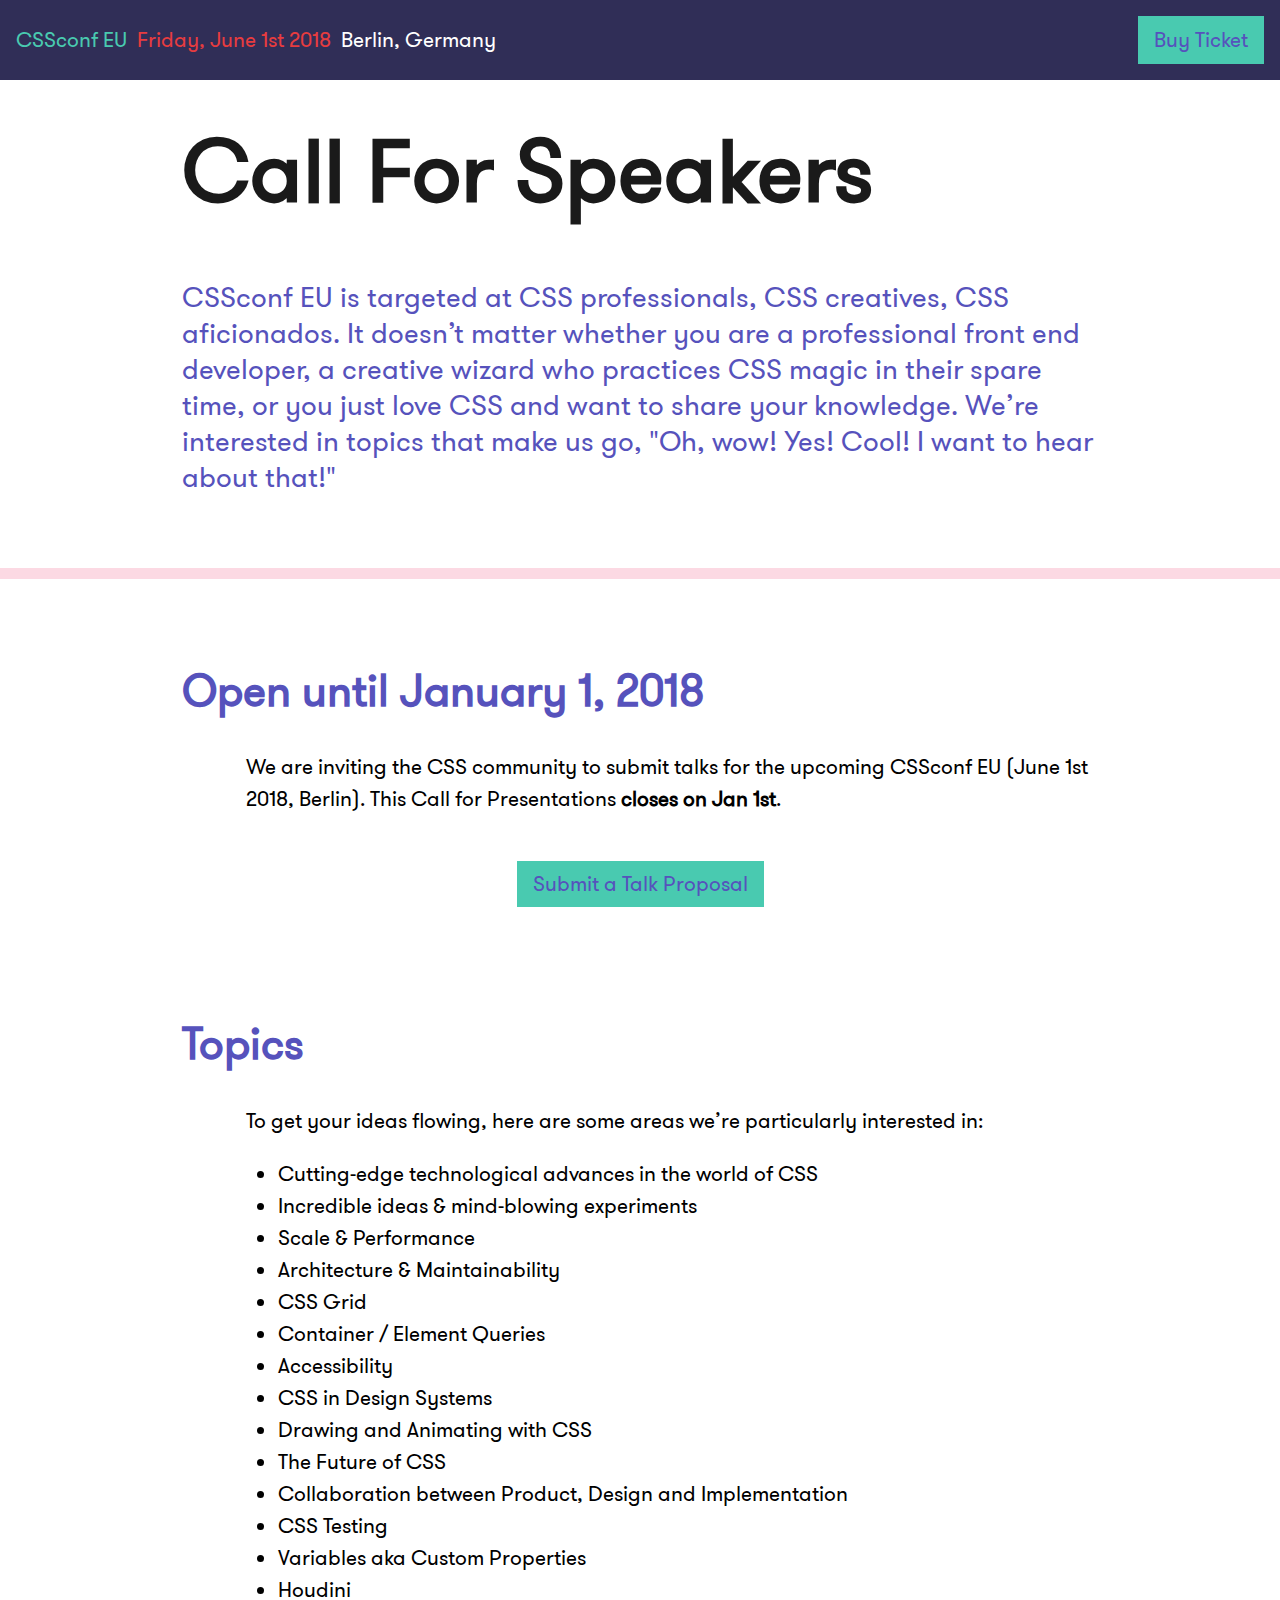
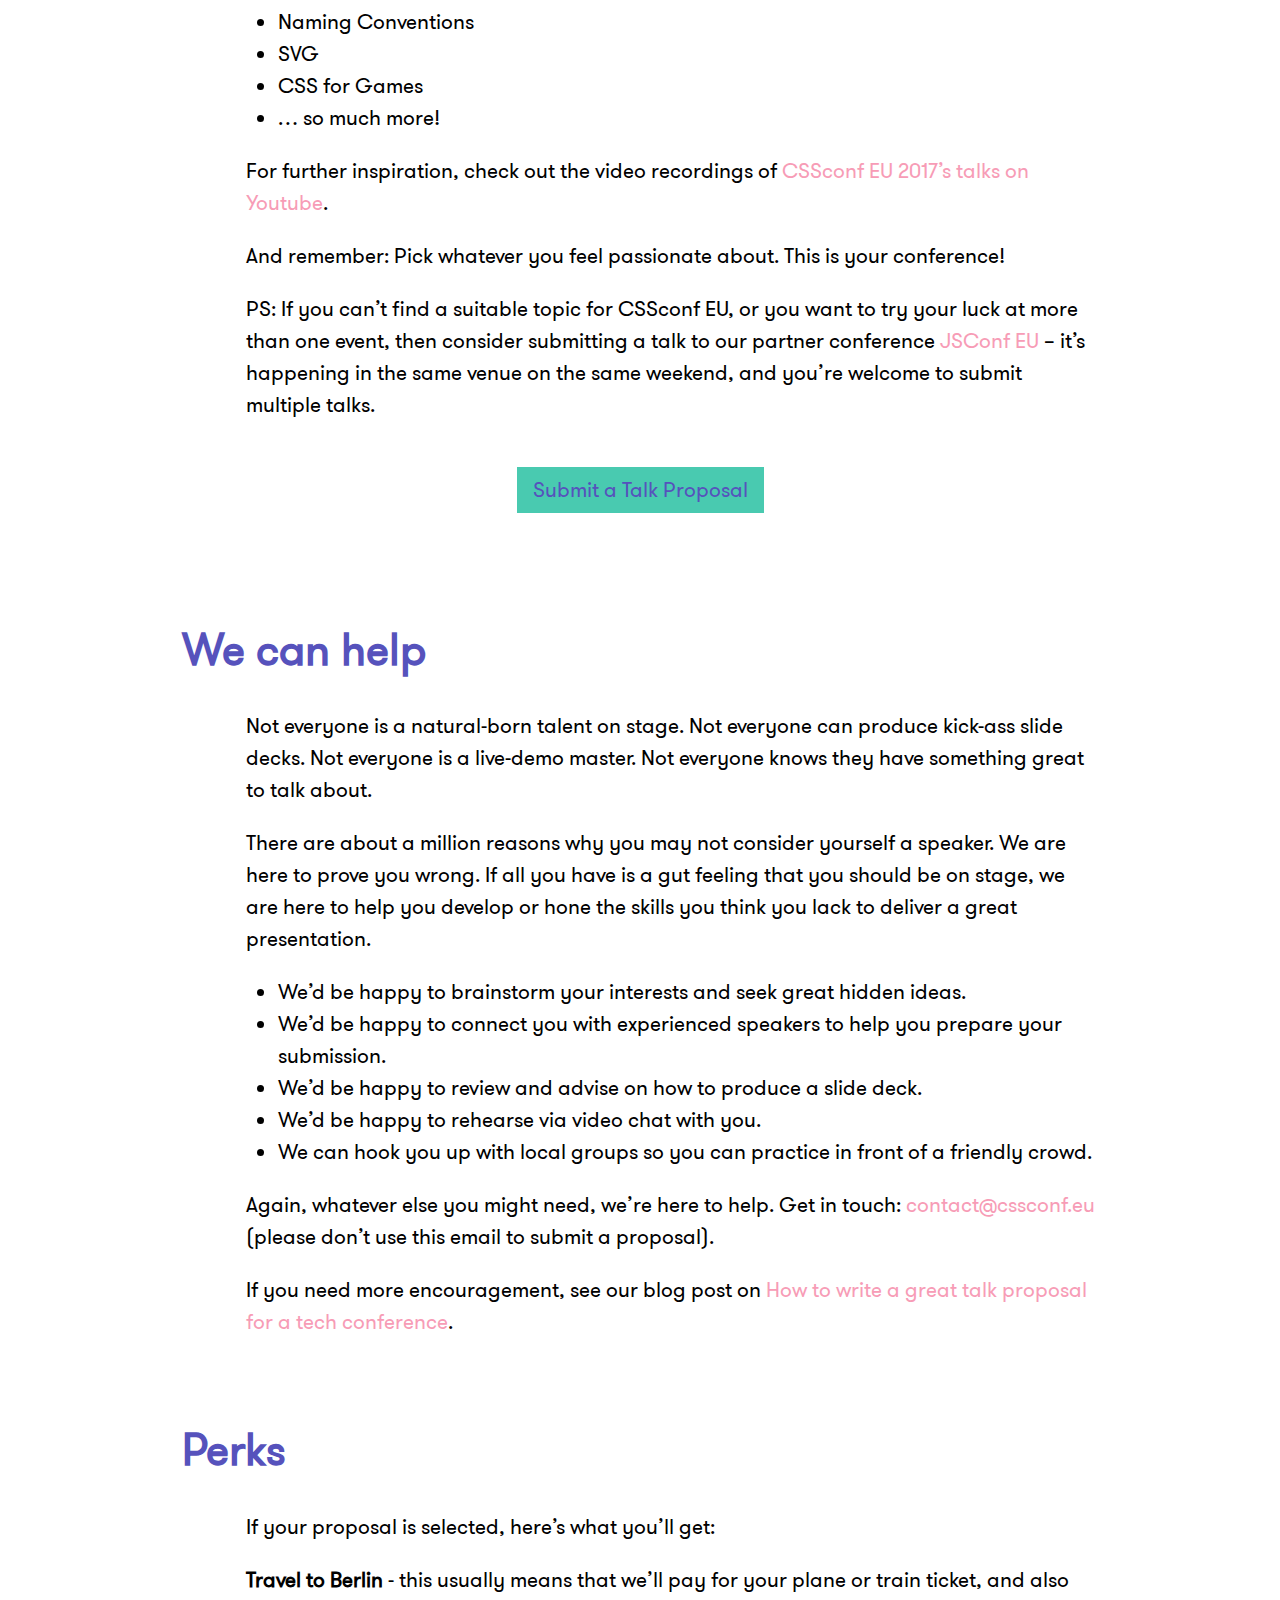
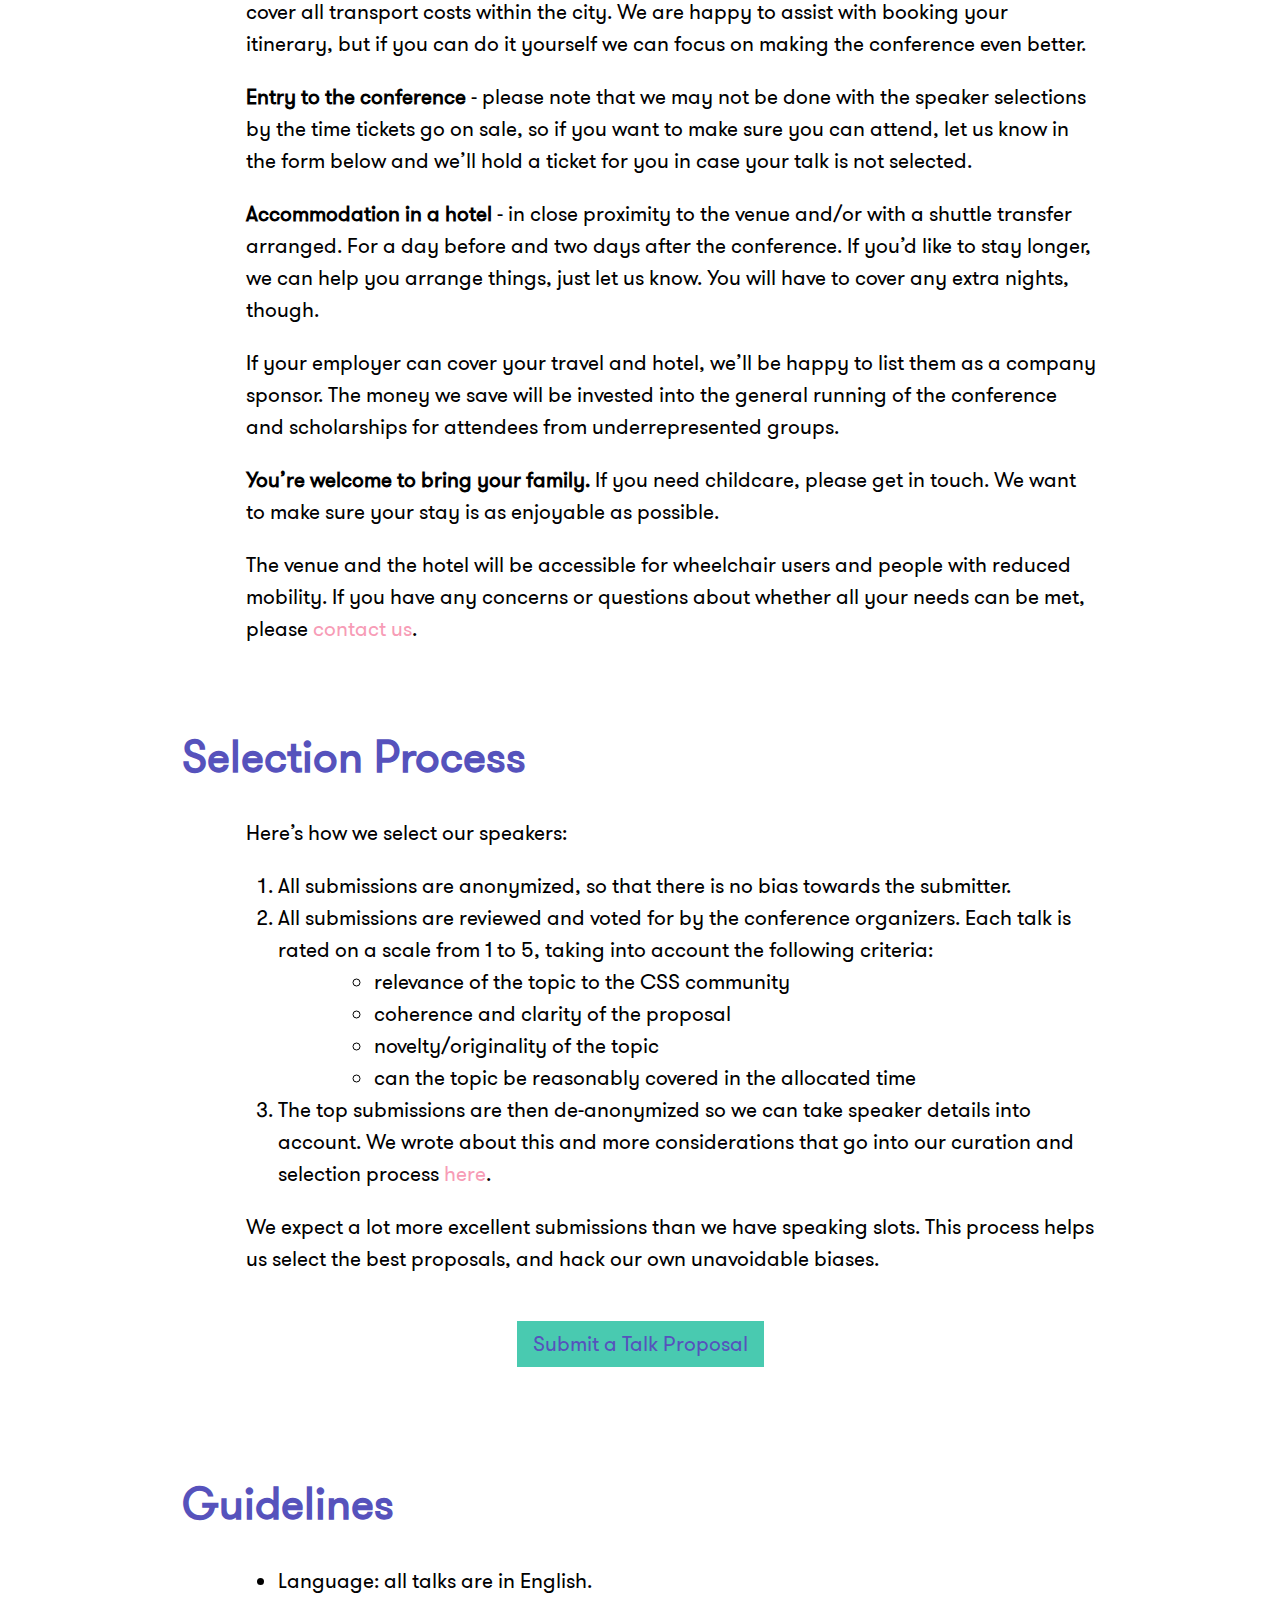
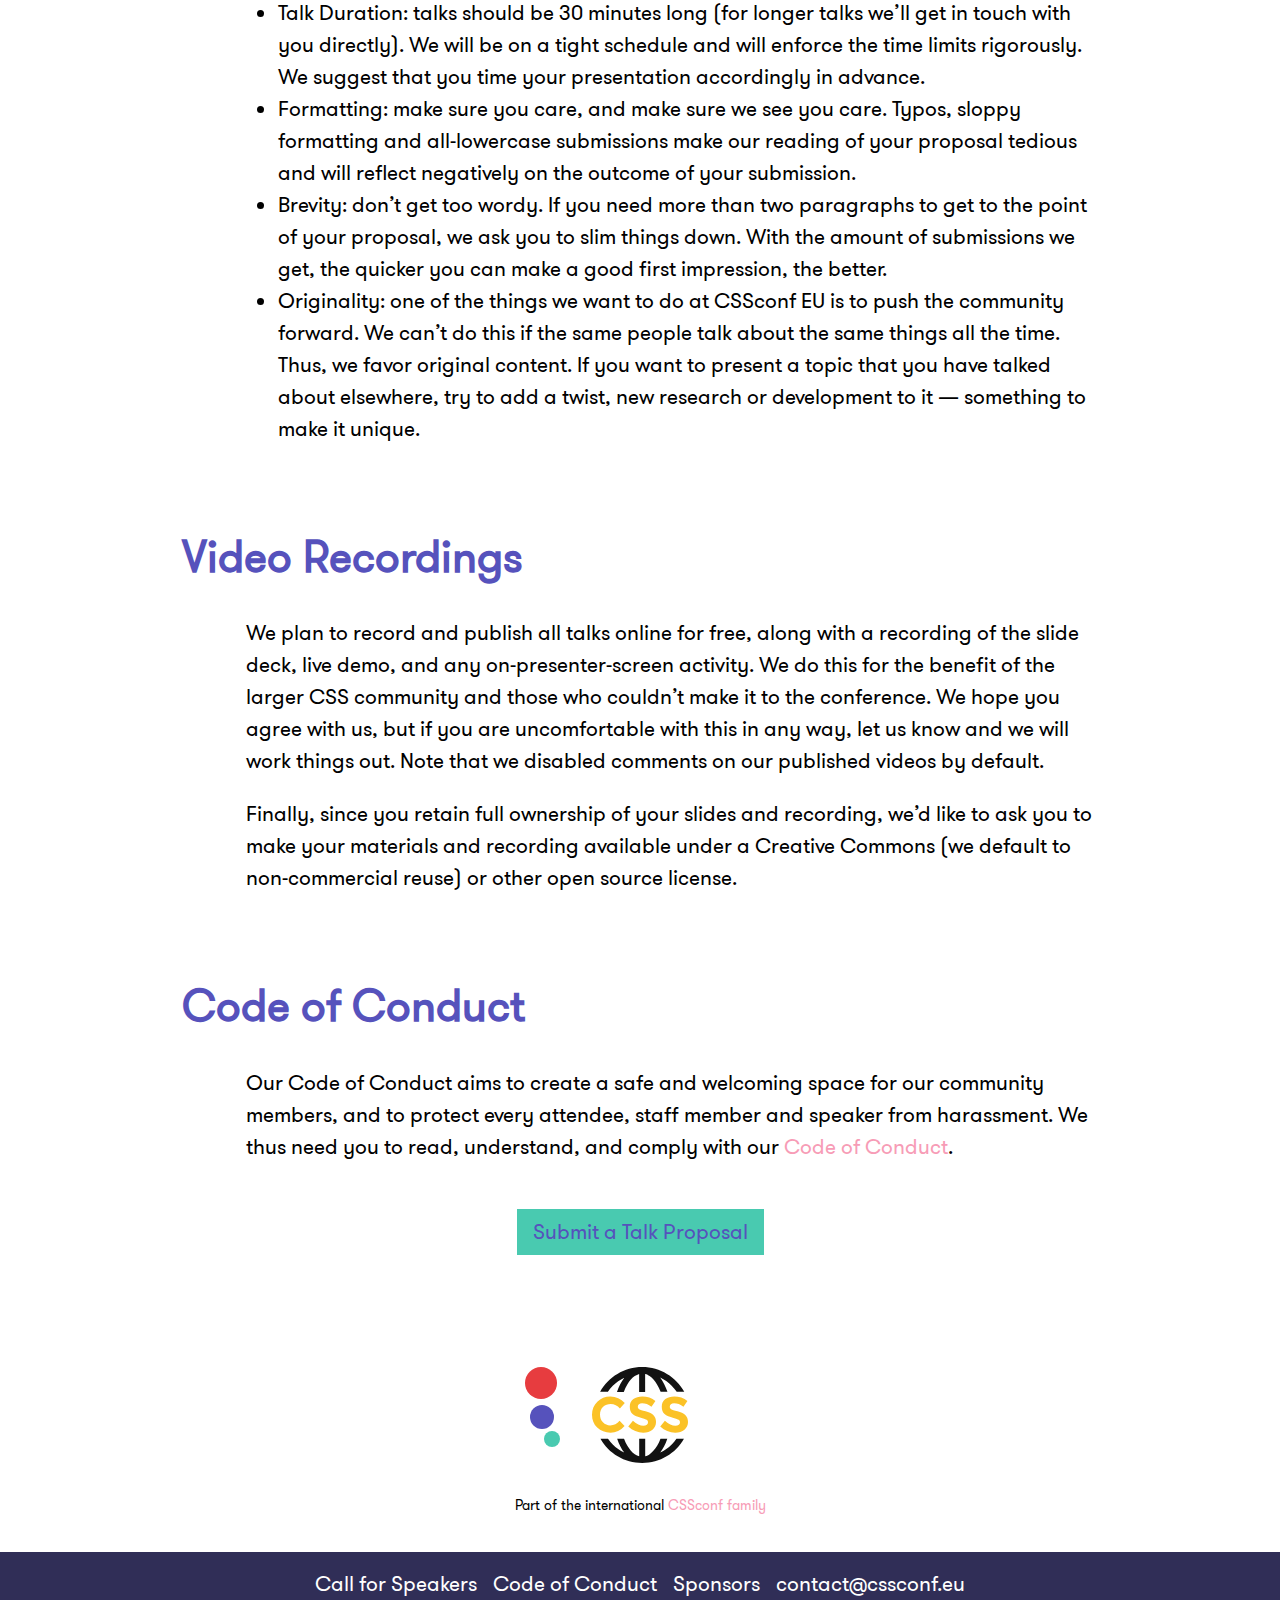
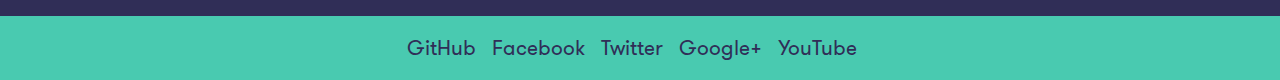
<file: call-for-speakers/index.html>
<!DOCTYPE html>
<html lang="en">
<head>
  <meta charset="utf-8">
  <meta http-equiv="x-ua-compatible" content="ie=edge">
  <title>
    
    CSSconf EU | Friday, June 1 2018 | Berlin, Germany
  </title>
  <meta name="description" content="">
  <meta name="viewport" content="width=device-width, initial-scale=1">
  <link rel="stylesheet" href="/css/main.css">
  

  <meta property="og:url" content="https://2018.cssconf.eu"/>
  <meta property="og:type" content="website"/>
  <meta property="og:title"
        content=""/>
  <meta property="og:description"
        content="CSSconf EU is conference dedicated to all those passionate about design, CSS, and the web. For the community, by the community."/>
  <meta property="og:image"
        content=""/>
  <link rel="apple-touch-icon-precomposed" sizes="57x57" href="/icons/apple-touch-icon-57x57.png" />
<link rel="apple-touch-icon-precomposed" sizes="114x114" href="/icons/apple-touch-icon-114x114.png" />
<link rel="apple-touch-icon-precomposed" sizes="72x72" href="/icons/apple-touch-icon-72x72.png" />
<link rel="apple-touch-icon-precomposed" sizes="144x144" href="/icons/apple-touch-icon-144x144.png" />
<link rel="apple-touch-icon-precomposed" sizes="60x60" href="/icons/apple-touch-icon-60x60.png" />
<link rel="apple-touch-icon-precomposed" sizes="120x120" href="/icons/apple-touch-icon-120x120.png" />
<link rel="apple-touch-icon-precomposed" sizes="76x76" href="/icons/apple-touch-icon-76x76.png" />
<link rel="apple-touch-icon-precomposed" sizes="152x152" href="/icons/apple-touch-icon-152x152.png" />

<link rel="icon" type="image/png" href="/icons/favicon-196x196.png" sizes="196x196" />
<link rel="icon" type="image/png" href="/icons/favicon-96x96.png" sizes="96x96" />
<link rel="icon" type="image/png" href="/icons/favicon-32x32.png" sizes="32x32" />
<link rel="icon" type="image/png" href="/icons/favicon-16x16.png" sizes="16x16" />
<link rel="icon" type="image/png" href="/icons/favicon-128.png" sizes="128x128" />

<meta name="application-name" content="CSSconf EU 2017"/>
<meta name="msapplication-TileColor" content="#2176FF" />
<meta name="msapplication-TileImage" content="/icons/mstile-144x144.png" />
<meta name="msapplication-square70x70logo" content="/icons/mstile-70x70.png" />
<meta name="msapplication-square150x150logo" content="/icons/mstile-150x150.png" />
<meta name="msapplication-wide310x150logo" content="/icons/mstile-310x150.png" />
<meta name="msapplication-square310x310logo" content="/icons/mstile-310x310.png" />

</head>
<body class="">
  <div style="height: 0; width: 0; position: absolute; visibility: hidden;">
    <?xml version="1.0" encoding="UTF-8"?><!DOCTYPE svg PUBLIC "-//W3C//DTD SVG 1.1//EN" "http://www.w3.org/Graphics/SVG/1.1/DTD/svg11.dtd"><svg xmlns="http://www.w3.org/2000/svg" xmlns:xlink="http://www.w3.org/1999/xlink"><defs/><symbol id="globe" viewBox="0 0 143.8 143.7">
<g>
  <path fill="#FBC227" d="M27.2,87.4c5.7,0,10.4-2.3,14.1-6.8l7.5,7.7c-6,6.7-13,10-21,10c-8.1,0-14.7-2.5-20-7.6C2.6,85.6,0,79.2,0,71.4
  s2.7-14.3,8-19.5s11.8-7.8,19.5-7.8c8.6,0,15.8,3.3,21.6,9.8l-7.3,8.2c-3.7-4.6-8.3-6.9-13.8-6.9c-4.4,0-8.2,1.4-11.3,4.3
  S12,66.3,12,71.1s1.5,8.8,4.4,11.7C19.5,86,23,87.4,27.2,87.4L27.2,87.4z"/>
  <path fill="#FBC227" d="M70.3,55.8c-1.1,0.9-1.7,2.2-1.7,3.7s0.7,2.7,2.1,3.6c1.4,0.9,4.5,2,9.5,3.2s8.8,3.1,11.6,5.5c2.7,2.5,4.1,6,4.1,10.7
  s-1.8,8.5-5.3,11.4s-8.2,4.4-13.9,4.4c-8.3,0-15.8-3.1-22.4-9.2l7-8.5c5.6,5,10.9,7.4,15.7,7.4c2.1,0,3.8-0.5,5.1-1.4
  c1.2-0.9,1.8-2.2,1.8-3.8s-0.7-2.8-2-3.8c-1.3-0.9-3.9-1.9-7.7-2.8c-6.1-1.4-10.6-3.3-13.4-5.7c-2.8-2.3-4.2-6-4.2-11
  S58.4,50.7,62,48c3.6-2.7,8-4,13.4-4c3.5,0,7,0.6,10.5,1.8c3.5,1.2,6.5,2.9,9.1,5.1l-5.9,8.5c-4.5-3.5-9.3-5.2-14.1-5.2
  C73,54.4,71.4,54.9,70.3,55.8z M118.2,55.8c-1.1,0.9-1.7,2.2-1.7,3.7s0.7,2.7,2.1,3.6c1.4,0.9,4.5,2,9.5,3.2s8.8,3.1,11.6,5.5
  c2.7,2.5,4.1,6,4.1,10.7s-1.8,8.5-5.3,11.4s-8.2,4.4-13.9,4.4c-8.3,0-15.8-3.1-22.4-9.2l7-8.5c5.6,5,10.9,7.4,15.7,7.4
  c2.1,0,3.8-0.5,5.1-1.4c1.2-0.9,1.8-2.2,1.8-3.8s-0.7-2.8-2-3.8c-1.3-0.9-3.9-1.9-7.7-2.8c-6.1-1.4-10.6-3.3-13.4-5.7
  c-2.8-2.3-4.2-6-4.2-11s1.8-8.8,5.4-11.5c3.6-2.7,8-4,13.4-4c3.5,0,7,0.6,10.5,1.8c3.5,1.2,6.5,2.9,9.1,5.1l-5.9,8.5
  c-4.5-3.5-9.3-5.2-14.1-5.2C120.8,54.4,119.3,54.9,118.2,55.8L118.2,55.8z"/>
</g>
<g>
  <path fill="hsl(0, 0%, 7%)" d="M23.5,37.3c2.2-3,4.7-6.5,7.6-9.3c5.1-5,10.8-9.1,17.2-12.1c-4.4,5.9-8.1,13.4-10.9,21.4h10.2c1.5-4,3.3-7.8,5.3-11.1
  c3.2-5.4,7.1-9.8,11.1-12.6c2.1-1.5,4.6-2.6,6.6-3.3v27h9v-27c3,0.6,4.6,1.7,6.7,3.2c4,2.8,7.9,7.2,11.1,12.6
  c2,3.3,3.9,7.1,5.4,11.1H113c-2.8-8-6.4-15.6-10.9-21.5c6.4,3.1,12.2,7.2,17.2,12.2c2.8,2.8,5.4,6.2,7.6,9.2h11.3
  C125.9,15.1,102.3,0,75.2,0s-50.7,15.1-63,37.1h11.3V37.3z"/>
  <path fill="hsl(0, 0%, 7%)" d="M126.5,107.3c-2.1,3-4.4,6-7.1,8.7c-5.1,5-10.8,9-17.2,12.1c4.3-5.7,7.9-12.7,10.6-20.7h-10.2c-1.4,4-3.1,7.4-5,10.5
  c-3.2,5.4-7.3,9.8-11.2,12.6c-2.1,1.5-3.7,2.7-6.7,3.3v-26.5h-9v26.5c-2-0.6-4.5-1.7-6.6-3.2c-4-2.8-7.9-7.4-11.1-12.8
  c-1.9-3.1-3.6-6.5-5-10.5H37.7c2.7,8,6.3,15.2,10.6,20.9c-6.4-3.1-12.2-7.3-17.2-12.3c-2.6-2.6-5-5.5-7.1-8.5H12.7
  c12.4,22,35.8,36.3,62.5,36.3s50.1-14.3,62.5-36.3h-11.2V107.3z"/>
</g>
</symbol><symbol id="index-arrow" viewBox="0 0 700 321">
    <!-- Generator: Sketch 47.1 (45422) - http://www.bohemiancoding.com/sketch -->
    <title>Combined Shape</title>
    <desc>Created with Sketch.</desc>
    
    <g id="Page-1" stroke="none" stroke-width="1" fill="none" fill-rule="evenodd">
        <g id="CSSconf2018-startpage" transform="translate(0.000000, -1293.000000)" fill="#FDD9E3">
            <path d="M0,1393 L462,1393 L462,1514 L0,1514 L0,1393 Z M700,1453.5 L462,1614 L462,1293 L700,1453.5 Z" id="Combined-Shape"/>
        </g>
    </g>
</symbol></svg>
  </div>





  
     
    
  


<header class="c-header-global">
  <a href="/" title="Home">
    <span class="c-header-global__text--name">CSSconf EU</span>
    <span class="c-header__hide-on-mobile">
      <span class="c-header-global__text--date">Friday, June 1st 2018</span>
      <span class="c-header-global__text--location">Berlin, Germany</span>
    </span>
  </a>
  <a class="c-btn" href="https://ti.to/cssconfeu/cssconfeu-2018/" target="_blank">Buy Ticket</a>
</header>


<div class="l-wrapper">
  
  <section class="c-intro">
    <div class="l-container">
      <h1 class="c-intro__title">Call For Speakers</h1>
      <p class="c-intro__text copy--max">
        CSSconf EU is targeted at CSS professionals, CSS creatives, CSS aficionados. It doesn’t matter whether you are a professional front end developer, a creative wizard who practices CSS magic in their spare time, or you just love CSS and want to share your knowledge. We’re interested in topics that make us go, "Oh, wow! Yes! Cool! I want to hear about that!"

      </p>
    </div>
  </section>

  <div class="l-container">
    <main>
      <div class="markdown--indented-paragraphs">
        <h2 id="open-until-january-1-2018">Open until January 1, 2018</h2>
<p>We are inviting the CSS community to submit talks for the upcoming CSSconf EU (June 1st 2018, Berlin). This Call for Presentations <strong>closes on Jan 1st</strong>. </p>

      </div>

      <p class="btn-block">
        <a href="XXX" class="c-btn" target="_blank">Submit a Talk Proposal</a>
      </p>

      <div class="markdown--indented-paragraphs">
        <h2 id="topics">Topics</h2>
<p>To get your ideas flowing, here are some areas we’re particularly interested in:</p>
<ul>
<li>Cutting-edge technological advances in the world of CSS</li>
<li>Incredible ideas &amp; mind-blowing experiments</li>
<li>Scale &amp; Performance</li>
<li>Architecture &amp; Maintainability</li>
<li>CSS Grid</li>
<li>Container / Element Queries</li>
<li>Accessibility</li>
<li>CSS in Design Systems</li>
<li>Drawing and Animating with CSS</li>
<li>The Future of CSS</li>
<li>Collaboration between Product, Design and Implementation</li>
<li>CSS Testing</li>
<li>Variables aka Custom Properties</li>
<li>Houdini</li>
<li>Naming Conventions</li>
<li>SVG</li>
<li>CSS for Games</li>
<li>… so much more!</li>
</ul>
<p>For further inspiration, check out the video recordings of <a href="https://www.youtube.com/watch?v=-9lhH72KlKY&amp;list=PL37ZVnwpeshF0XmpjKBJ3-0kvr3b5ZpJR">CSSconf EU 2017’s talks on Youtube</a>.</p>
<p>And remember: Pick whatever you feel passionate about. This is your conference!</p>
<p>PS: If you can’t find a suitable topic for CSSconf EU, or you want to try your luck at more than one event, then consider submitting a talk to our partner conference <a href="https://2018.jsconf.eu">JSConf EU</a> – it’s happening in the same venue on the same weekend, and you’re welcome to submit multiple talks.</p>

      </div>

      <p class="btn-block">
        <a href="XXX" class="c-btn" target="_blank">Submit a Talk Proposal</a>
      </p>

      <div class="markdown--indented-paragraphs">
        <h2 id="we-can-help">We can help</h2>
<p>Not everyone is a natural-born talent on stage. Not everyone can produce kick-ass slide decks. Not everyone is a live-demo master. Not everyone knows they have something great to talk about.</p>
<p>There are about a million reasons why you may not consider yourself a speaker. We are here to prove you wrong. If all you have is a gut feeling that you should be on stage, we are here to help you develop or hone the skills you think you lack to deliver a great presentation.</p>
<ul>
<li>We’d be happy to brainstorm your interests and seek great hidden ideas.</li>
<li>We’d be happy to connect you with experienced speakers to help you prepare your submission.</li>
<li>We’d be happy to review and advise on how to produce a slide deck.</li>
<li>We’d be happy to rehearse via video chat with you.</li>
<li>We can hook you up with local groups so you can practice in front of a friendly crowd.</li>
</ul>
<p>Again, whatever else you might need, we’re here to help. Get in touch: <a href="mailto:contact@cssconf.eu">contact@cssconf.eu</a> (please don’t use this email to submit a proposal).</p>
<p>If you need more encouragement, see our blog post on <a href="http://blog.cssconf.eu/2014/06/12/how-to-write-a-great-talk-proposal-for-a-tech/">How to write a great talk proposal for a tech conference</a>.</p>

      </div>

      <div class="markdown--indented-paragraphs">
        <h2 id="perks">Perks</h2>
<p>If your proposal is selected, here’s what you’ll get:</p>
<p><strong>Travel to Berlin</strong> - this usually means that we’ll pay for your plane or train ticket, and also cover all transport costs within the city. We are happy to assist with booking your itinerary, but if you can do it yourself we can focus on making the conference even better.</p>
<p><strong>Entry to the conference</strong> - please note that we may not be done with the speaker selections by the time tickets go on sale, so if you want to make sure you can attend, let us know in the form below and we’ll hold a ticket for you in case your talk is not selected.</p>
<p><strong>Accommodation in a hotel</strong> - in close proximity to the venue and/or with a shuttle transfer arranged. For a day before and two days after the conference. If you’d like to stay longer, we can help you arrange things, just let us know. You will have to cover any extra nights, though.</p>
<p>If your employer can cover your travel and hotel, we’ll be happy to list them as a company sponsor. The money we save will be invested into the general running of the conference and scholarships for attendees from underrepresented groups.</p>
<p><strong>You’re welcome to bring your family.</strong> If you need childcare, please get in touch. We want to make sure your stay is as enjoyable as possible.</p>
<p>The venue and the hotel will be accessible for wheelchair users and people with reduced mobility. If you have any concerns or questions about whether all your needs can be met, please <a href="mailto:contact@cssconf.eu">contact us</a>.</p>

      </div>

      <div class="markdown--indented-paragraphs">
        <h2 id="selection-process">Selection Process</h2>
<p>Here’s how we select our speakers:</p>
<ol>
<li>All submissions are anonymized, so that there is no bias towards the submitter.</li>
<li>All submissions are reviewed and voted for by the conference organizers. Each talk is rated on a scale from 1 to 5, taking into account the following criteria:<ul>
<li>relevance of the topic to the CSS community</li>
<li>coherence and clarity of the proposal</li>
<li>novelty/originality of the topic</li>
<li>can the topic be reasonably covered in the allocated time</li>
</ul>
</li>
<li>The top submissions are then de-anonymized so we can take speaker details into account. We wrote about this and more considerations that go into our curation and selection process <a href="http://blog.cssconf.eu/2015/08/15/a-talk-selection-process-explained/">here</a>.</li>
</ol>
<p>We expect a lot more excellent submissions than we have speaking slots. This process helps us select the best proposals, and hack our own unavoidable biases.</p>

      </div>

      <p class="btn-block">
        <a href="XXX" class="c-btn" target="_blank">Submit a Talk Proposal</a>
      </p>

      <div class="markdown--indented-paragraphs">
        <h2 id="guidelines">Guidelines</h2>
<ul>
<li>Language: all talks are in English.</li>
<li>Talk Duration: talks should be 30 minutes long (for longer talks we’ll get in touch with you directly). We will be on a tight schedule and will enforce the time limits rigorously. We suggest that you time your presentation accordingly in advance.</li>
<li>Formatting: make sure you care, and make sure we see you care. Typos, sloppy formatting and all-lowercase submissions make our reading of your proposal tedious and will reflect negatively on the outcome of your submission.</li>
<li>Brevity: don’t get too wordy. If you need more than two paragraphs to get to the point of your proposal, we ask you to slim things down. With the amount of submissions we get, the quicker you can make a good first impression, the better.</li>
<li>Originality: one of the things we want to do at CSSconf EU is to push the community forward. We can’t do this if the same people talk about the same things all the time. Thus, we favor original content. If you want to present a topic that you have talked about elsewhere, try to add a twist, new research or development to it — something to make it unique.</li>
</ul>

      </div>

      <div class="markdown--indented-paragraphs">
        <h2 id="video-recordings">Video Recordings</h2>
<p>We plan to record and publish all talks online for free, along with a recording of the slide deck, live demo, and any on-presenter-screen activity. We do this for the benefit of the larger CSS community and those who couldn’t make it to the conference. We hope you agree with us, but if you are uncomfortable with this in any way, let us know and we will work things out. Note that we disabled comments on our published videos by default.</p>
<p>Finally, since you retain full ownership of your slides and recording, we’d like to ask you to make your materials and recording available under a Creative Commons (we default to non-commercial reuse) or other open source license.</p>

      </div>

      <div class="markdown--indented-paragraphs">
        <h2 id="code-of-conduct">Code of Conduct</h2>
<p>Our Code of Conduct aims to create a safe and welcoming space for our community members, and to protect every attendee, staff member and speaker from harassment. We thus need you to read, understand, and comply with our <a href="/code-of-conduct">Code of Conduct</a>.</p>

      </div>

      <p class="btn-block">
        <a href="XXX" class="c-btn" target="_blank">Submit a Talk Proposal</a>
      </p>
    </main>
  </div>

</div>

<section>
  <div class="l-container">
    <div class="c-globe">
      <div class="c-globe__element-wrapper">
        
    <svg class="svg svg-globe" viewbox="0 0 16 16">
        

        <use xlink:href="#globe"></use>
    </svg>


        <div class="c-globe__orb-1"></div>
        <div class="c-globe__orb-2"></div>
        <div class="c-globe__orb-3"></div>
      </div>
    </div>
    <p class="copy--mini copy--center">Part of the international <a href="http://cssconf.org/">CSSconf family</a></p>
  </div>
</section>

<footer class="c-footer-global">
  <nav class="c-nav-pages">
    <ul class="c-nav-list c-nav-list--footer-global">
      <li>
        <a class="c-nav-list__anchor" href="/call-for-speakers/">Call for Speakers</a>
      </li>
      <li>
        <a class="c-nav-list__anchor" href="/code-of-conduct/">Code of Conduct</a>
      </li>
      <li>
        <a class="c-nav-list__anchor" href="/sponsors/">Sponsors</a>
      </li>
      <li>
        <a class="c-nav-list__anchor"
           href="mailto:contact@cssconf.eu">
          contact@cssconf.eu
        </a>
      </li>
    </ul>
  </nav>
  <nav class="c-nav-social">
    <ul class="c-nav-list c-nav-list--footer-global">
      <li>
        <a class="c-nav-list__anchor"
           target="_blank"
           href="/">
          GitHub
        </a>
      </li>
      <li>
        <a class="c-nav-list__anchor"
           target="_blank"
           href="https://www.facebook.com/cssconfeu/">
          Facebook
        </a>
      </li>
      <li>
        <a class="c-nav-list__anchor"
           target="_blank"
           href="https://twitter.com/cssconfeu">
          Twitter
        </a>
      </li>
      <li>
        <a class="c-nav-list__anchor"
           target="_blank"
           href="https://plus.google.com/+CssconfEu/">
          Google+
        </a>
      </li>
      <li>
        <a class="c-nav-list__anchor"
           target="_blank"
           href="https://www.youtube.com/playlist?list=PL37ZVnwpeshF0XmpjKBJ3-0kvr3b5ZpJR">
          YouTube
        </a>
      </li>
      <li>
        <a class="c-nav-list__anchor"
           target="_blank"
           href="https://www.youtube.com/playlist?list=PL37ZVnwpeshF0XmpjKBJ3-0kvr3b5ZpJR">
        </a>
      </li>
    </ul>
  </nav>
</footer>


<script>
  (function (i, s, o, g, r, a, m) {
    i['GoogleAnalyticsObject'] = r;
    i[r] = i[r] || function () {
      (i[r].q = i[r].q || []).push(arguments)
    }, i[r].l = 1 * new Date();
    a = s.createElement(o),
      m = s.getElementsByTagName(o)[0];
    a.async = 1;
    a.src = g;
    m.parentNode.insertBefore(a, m)
  })(window, document, 'script', 'https://www.google-analytics.com/analytics.js', 'ga');

  ga('create', 'UA-41264845-2', 'auto');
  ga('send', 'pageview');
</script>
</body>
</html>
</file>
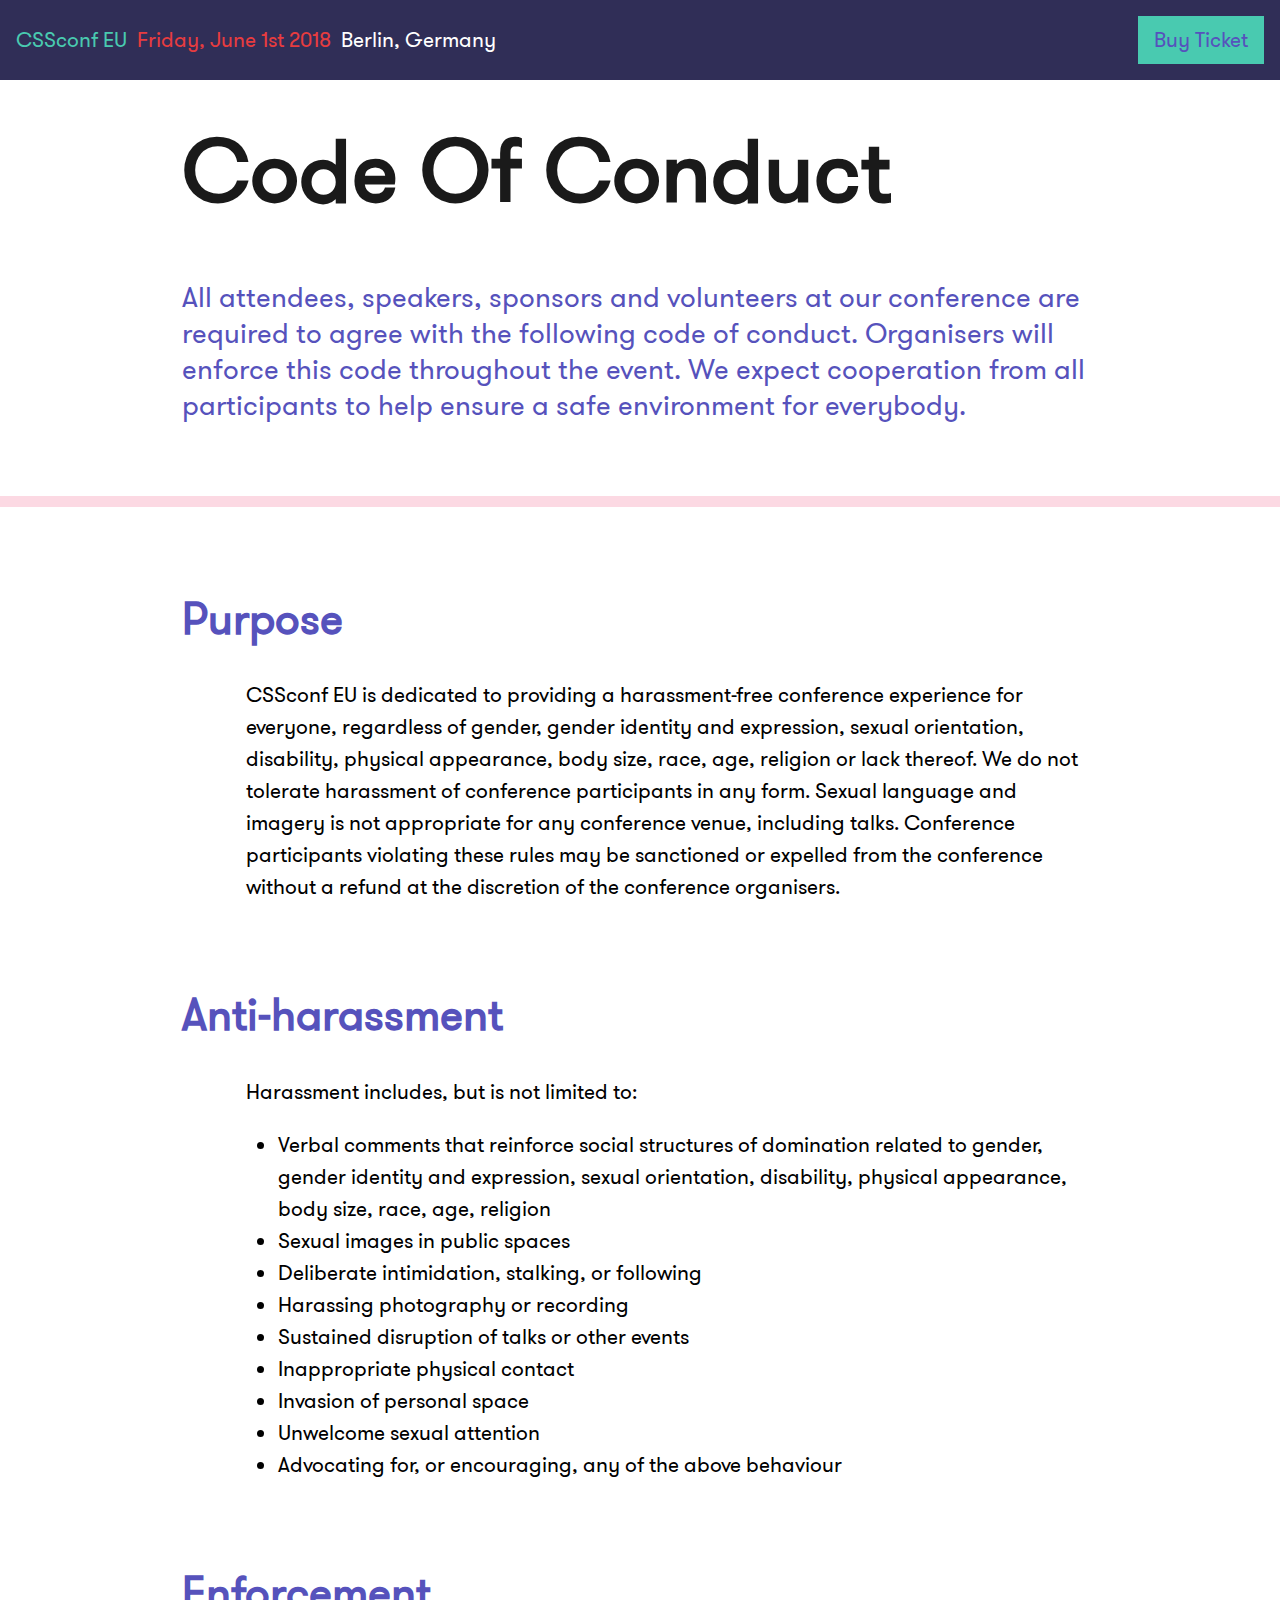
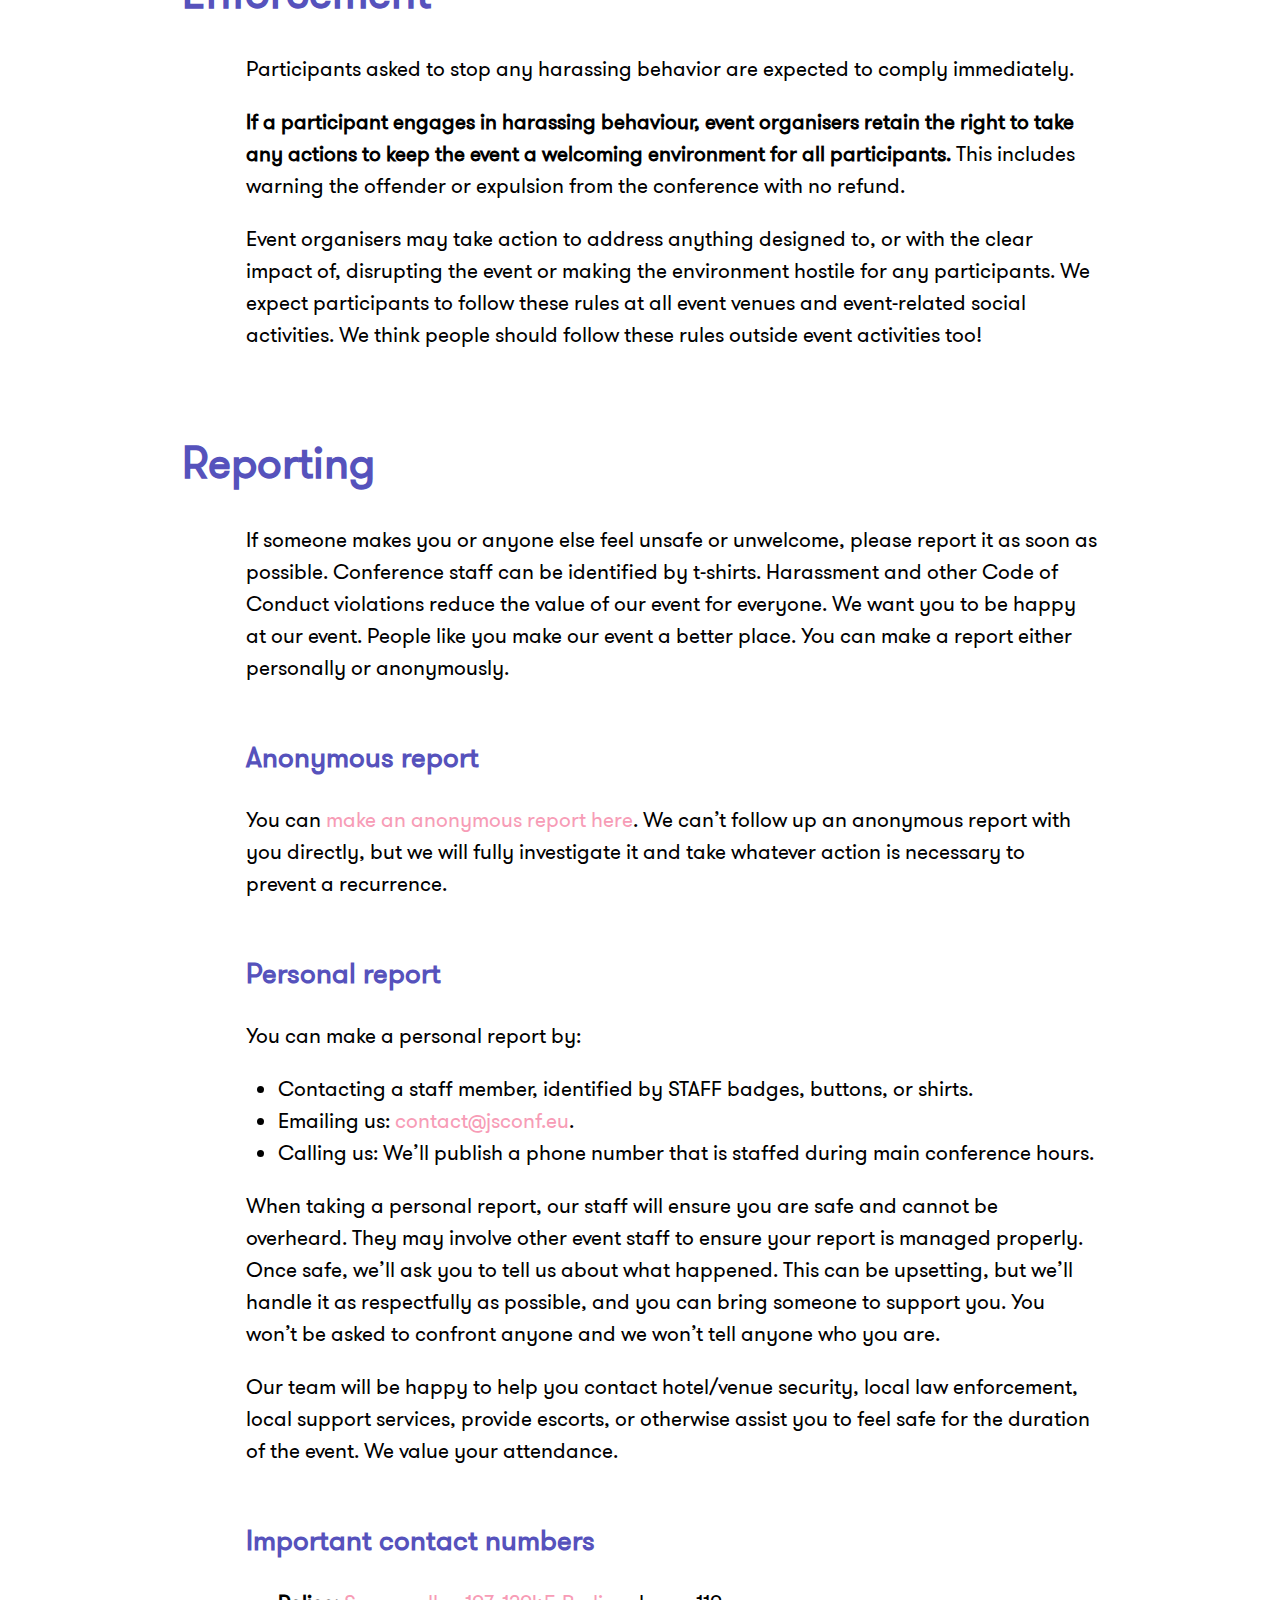
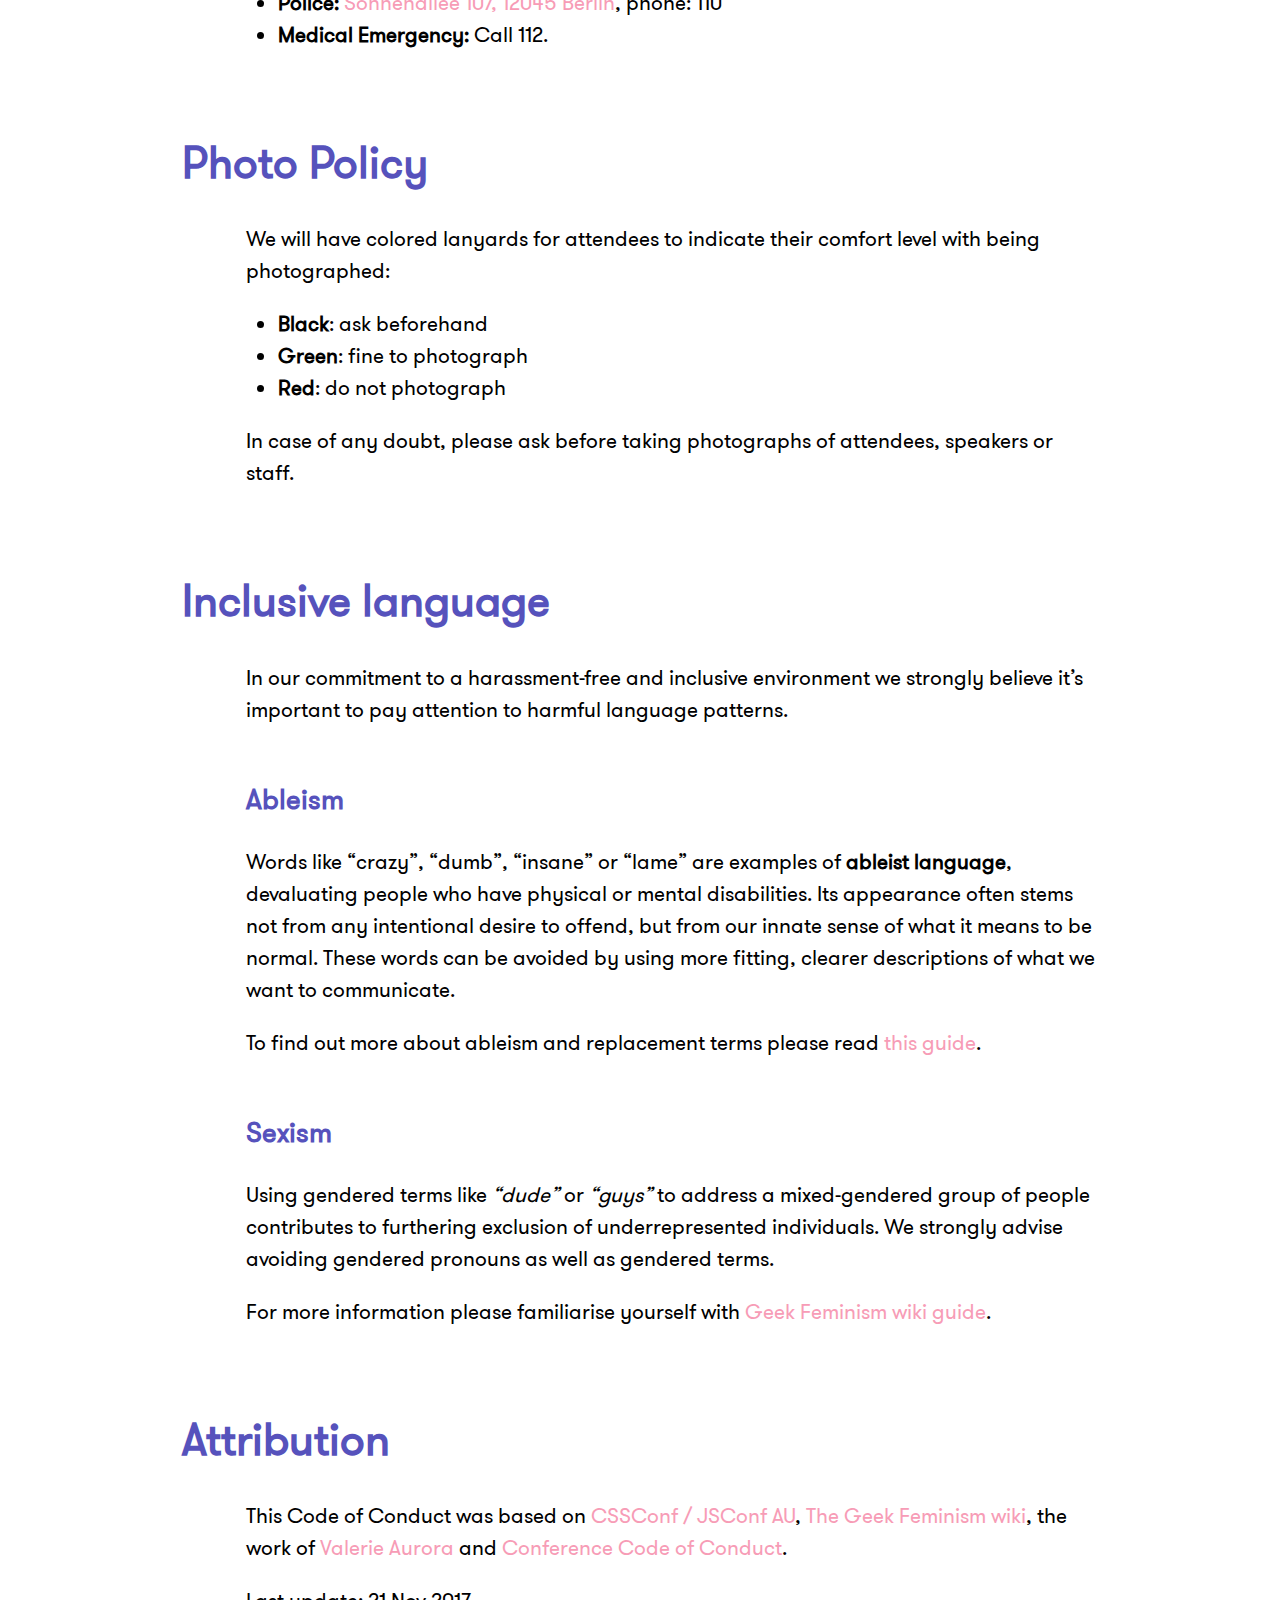
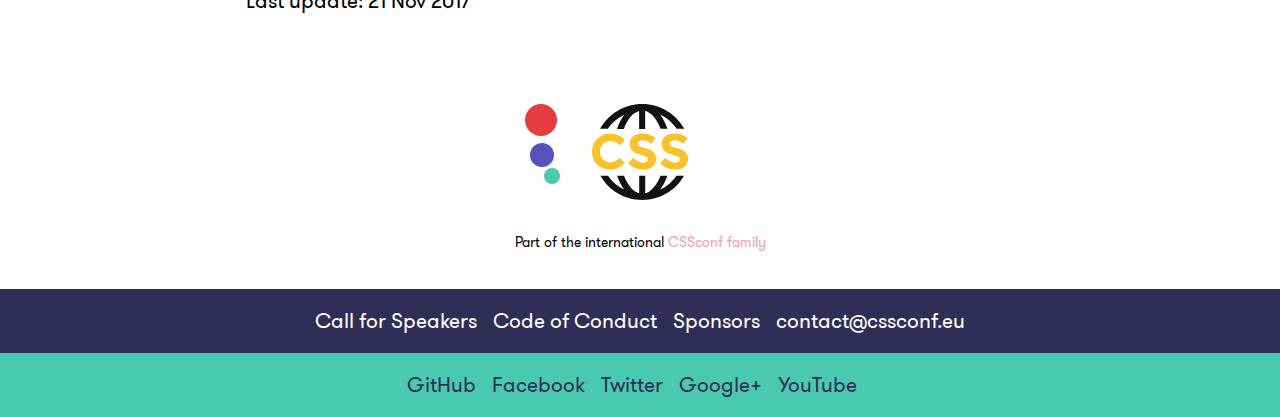
<file: code-of-conduct/index.html>
<!DOCTYPE html>
<html lang="en">
<head>
  <meta charset="utf-8">
  <meta http-equiv="x-ua-compatible" content="ie=edge">
  <title>
    
    CSSconf EU | Friday, June 1 2018 | Berlin, Germany
  </title>
  <meta name="description" content="">
  <meta name="viewport" content="width=device-width, initial-scale=1">
  <link rel="stylesheet" href="/css/main.css">
  

  <meta property="og:url" content="https://2018.cssconf.eu"/>
  <meta property="og:type" content="website"/>
  <meta property="og:title"
        content=""/>
  <meta property="og:description"
        content="CSSconf EU is conference dedicated to all those passionate about design, CSS, and the web. For the community, by the community."/>
  <meta property="og:image"
        content=""/>
  <link rel="apple-touch-icon-precomposed" sizes="57x57" href="/icons/apple-touch-icon-57x57.png" />
<link rel="apple-touch-icon-precomposed" sizes="114x114" href="/icons/apple-touch-icon-114x114.png" />
<link rel="apple-touch-icon-precomposed" sizes="72x72" href="/icons/apple-touch-icon-72x72.png" />
<link rel="apple-touch-icon-precomposed" sizes="144x144" href="/icons/apple-touch-icon-144x144.png" />
<link rel="apple-touch-icon-precomposed" sizes="60x60" href="/icons/apple-touch-icon-60x60.png" />
<link rel="apple-touch-icon-precomposed" sizes="120x120" href="/icons/apple-touch-icon-120x120.png" />
<link rel="apple-touch-icon-precomposed" sizes="76x76" href="/icons/apple-touch-icon-76x76.png" />
<link rel="apple-touch-icon-precomposed" sizes="152x152" href="/icons/apple-touch-icon-152x152.png" />

<link rel="icon" type="image/png" href="/icons/favicon-196x196.png" sizes="196x196" />
<link rel="icon" type="image/png" href="/icons/favicon-96x96.png" sizes="96x96" />
<link rel="icon" type="image/png" href="/icons/favicon-32x32.png" sizes="32x32" />
<link rel="icon" type="image/png" href="/icons/favicon-16x16.png" sizes="16x16" />
<link rel="icon" type="image/png" href="/icons/favicon-128.png" sizes="128x128" />

<meta name="application-name" content="CSSconf EU 2017"/>
<meta name="msapplication-TileColor" content="#2176FF" />
<meta name="msapplication-TileImage" content="/icons/mstile-144x144.png" />
<meta name="msapplication-square70x70logo" content="/icons/mstile-70x70.png" />
<meta name="msapplication-square150x150logo" content="/icons/mstile-150x150.png" />
<meta name="msapplication-wide310x150logo" content="/icons/mstile-310x150.png" />
<meta name="msapplication-square310x310logo" content="/icons/mstile-310x310.png" />

</head>
<body class="page--coc">
  <div style="height: 0; width: 0; position: absolute; visibility: hidden;">
    <?xml version="1.0" encoding="UTF-8"?><!DOCTYPE svg PUBLIC "-//W3C//DTD SVG 1.1//EN" "http://www.w3.org/Graphics/SVG/1.1/DTD/svg11.dtd"><svg xmlns="http://www.w3.org/2000/svg" xmlns:xlink="http://www.w3.org/1999/xlink"><defs/><symbol id="globe" viewBox="0 0 143.8 143.7">
<g>
  <path fill="#FBC227" d="M27.2,87.4c5.7,0,10.4-2.3,14.1-6.8l7.5,7.7c-6,6.7-13,10-21,10c-8.1,0-14.7-2.5-20-7.6C2.6,85.6,0,79.2,0,71.4
  s2.7-14.3,8-19.5s11.8-7.8,19.5-7.8c8.6,0,15.8,3.3,21.6,9.8l-7.3,8.2c-3.7-4.6-8.3-6.9-13.8-6.9c-4.4,0-8.2,1.4-11.3,4.3
  S12,66.3,12,71.1s1.5,8.8,4.4,11.7C19.5,86,23,87.4,27.2,87.4L27.2,87.4z"/>
  <path fill="#FBC227" d="M70.3,55.8c-1.1,0.9-1.7,2.2-1.7,3.7s0.7,2.7,2.1,3.6c1.4,0.9,4.5,2,9.5,3.2s8.8,3.1,11.6,5.5c2.7,2.5,4.1,6,4.1,10.7
  s-1.8,8.5-5.3,11.4s-8.2,4.4-13.9,4.4c-8.3,0-15.8-3.1-22.4-9.2l7-8.5c5.6,5,10.9,7.4,15.7,7.4c2.1,0,3.8-0.5,5.1-1.4
  c1.2-0.9,1.8-2.2,1.8-3.8s-0.7-2.8-2-3.8c-1.3-0.9-3.9-1.9-7.7-2.8c-6.1-1.4-10.6-3.3-13.4-5.7c-2.8-2.3-4.2-6-4.2-11
  S58.4,50.7,62,48c3.6-2.7,8-4,13.4-4c3.5,0,7,0.6,10.5,1.8c3.5,1.2,6.5,2.9,9.1,5.1l-5.9,8.5c-4.5-3.5-9.3-5.2-14.1-5.2
  C73,54.4,71.4,54.9,70.3,55.8z M118.2,55.8c-1.1,0.9-1.7,2.2-1.7,3.7s0.7,2.7,2.1,3.6c1.4,0.9,4.5,2,9.5,3.2s8.8,3.1,11.6,5.5
  c2.7,2.5,4.1,6,4.1,10.7s-1.8,8.5-5.3,11.4s-8.2,4.4-13.9,4.4c-8.3,0-15.8-3.1-22.4-9.2l7-8.5c5.6,5,10.9,7.4,15.7,7.4
  c2.1,0,3.8-0.5,5.1-1.4c1.2-0.9,1.8-2.2,1.8-3.8s-0.7-2.8-2-3.8c-1.3-0.9-3.9-1.9-7.7-2.8c-6.1-1.4-10.6-3.3-13.4-5.7
  c-2.8-2.3-4.2-6-4.2-11s1.8-8.8,5.4-11.5c3.6-2.7,8-4,13.4-4c3.5,0,7,0.6,10.5,1.8c3.5,1.2,6.5,2.9,9.1,5.1l-5.9,8.5
  c-4.5-3.5-9.3-5.2-14.1-5.2C120.8,54.4,119.3,54.9,118.2,55.8L118.2,55.8z"/>
</g>
<g>
  <path fill="hsl(0, 0%, 7%)" d="M23.5,37.3c2.2-3,4.7-6.5,7.6-9.3c5.1-5,10.8-9.1,17.2-12.1c-4.4,5.9-8.1,13.4-10.9,21.4h10.2c1.5-4,3.3-7.8,5.3-11.1
  c3.2-5.4,7.1-9.8,11.1-12.6c2.1-1.5,4.6-2.6,6.6-3.3v27h9v-27c3,0.6,4.6,1.7,6.7,3.2c4,2.8,7.9,7.2,11.1,12.6
  c2,3.3,3.9,7.1,5.4,11.1H113c-2.8-8-6.4-15.6-10.9-21.5c6.4,3.1,12.2,7.2,17.2,12.2c2.8,2.8,5.4,6.2,7.6,9.2h11.3
  C125.9,15.1,102.3,0,75.2,0s-50.7,15.1-63,37.1h11.3V37.3z"/>
  <path fill="hsl(0, 0%, 7%)" d="M126.5,107.3c-2.1,3-4.4,6-7.1,8.7c-5.1,5-10.8,9-17.2,12.1c4.3-5.7,7.9-12.7,10.6-20.7h-10.2c-1.4,4-3.1,7.4-5,10.5
  c-3.2,5.4-7.3,9.8-11.2,12.6c-2.1,1.5-3.7,2.7-6.7,3.3v-26.5h-9v26.5c-2-0.6-4.5-1.7-6.6-3.2c-4-2.8-7.9-7.4-11.1-12.8
  c-1.9-3.1-3.6-6.5-5-10.5H37.7c2.7,8,6.3,15.2,10.6,20.9c-6.4-3.1-12.2-7.3-17.2-12.3c-2.6-2.6-5-5.5-7.1-8.5H12.7
  c12.4,22,35.8,36.3,62.5,36.3s50.1-14.3,62.5-36.3h-11.2V107.3z"/>
</g>
</symbol><symbol id="index-arrow" viewBox="0 0 700 321">
    <!-- Generator: Sketch 47.1 (45422) - http://www.bohemiancoding.com/sketch -->
    <title>Combined Shape</title>
    <desc>Created with Sketch.</desc>
    
    <g id="Page-1" stroke="none" stroke-width="1" fill="none" fill-rule="evenodd">
        <g id="CSSconf2018-startpage" transform="translate(0.000000, -1293.000000)" fill="#FDD9E3">
            <path d="M0,1393 L462,1393 L462,1514 L0,1514 L0,1393 Z M700,1453.5 L462,1614 L462,1293 L700,1453.5 Z" id="Combined-Shape"/>
        </g>
    </g>
</symbol></svg>
  </div>





  
     
    
  


<header class="c-header-global">
  <a href="/" title="Home">
    <span class="c-header-global__text--name">CSSconf EU</span>
    <span class="c-header__hide-on-mobile">
      <span class="c-header-global__text--date">Friday, June 1st 2018</span>
      <span class="c-header-global__text--location">Berlin, Germany</span>
    </span>
  </a>
  <a class="c-btn" href="https://ti.to/cssconfeu/cssconfeu-2018/" target="_blank">Buy Ticket</a>
</header>


<div class="l-wrapper">
  
  <section class="c-intro">
    <div class="l-container">
      <h1 class="c-intro__title">Code Of Conduct</h1>
      <p class="c-intro__text copy--max">
        All attendees, speakers, sponsors and volunteers at our conference are required to agree with the following code of conduct. Organisers will enforce this code throughout the event. We expect cooperation from all participants to help ensure a safe environment for everybody.

      </p>
    </div>
  </section>

  <div class="l-container">
    <main>
      <div class="markdown--indented-paragraphs">
        <h2 id="purpose">Purpose</h2>
<p>CSSconf EU is dedicated to providing a harassment-free conference experience
for everyone, regardless of gender, gender identity and expression, sexual
orientation, disability, physical appearance, body size, race, age, religion
or lack thereof. We do not tolerate harassment of conference participants in
any form. Sexual language and imagery is not appropriate for any conference
venue, including talks. Conference participants violating these rules may be
sanctioned or expelled from the conference without a refund at the discretion
of the conference organisers.</p>
<h2 id="anti-harassment">Anti-harassment</h2>
<p>Harassment includes, but is not limited to:</p>
<ul>
<li>Verbal comments that reinforce social structures of domination related to gender, gender identity and expression, sexual orientation, disability, physical appearance, body size, race, age, religion</li>
<li>Sexual images in public spaces</li>
<li>Deliberate intimidation, stalking, or following</li>
<li>Harassing photography or recording</li>
<li>Sustained disruption of talks or other events</li>
<li>Inappropriate physical contact</li>
<li>Invasion of personal space</li>
<li>Unwelcome sexual attention</li>
<li>Advocating for, or encouraging, any of the above behaviour</li>
</ul>
<h2 id="enforcement">Enforcement</h2>
<p>Participants asked to stop any harassing behavior are expected to comply
immediately.</p>
<p><strong>If a participant engages in harassing behaviour, event organisers retain
the right to take any actions to keep the event a welcoming environment for
all participants.</strong> This includes warning the offender or expulsion from the
conference with no refund.</p>
<p>Event organisers may take action to address anything designed to, or with
the clear impact of, disrupting the event or making the environment hostile
for any participants. We expect participants to follow these rules at all
event venues and event-related social activities. We think people should
follow these rules outside event activities too!</p>
<h2 id="reporting">Reporting</h2>
<p>If someone makes you or anyone else feel unsafe or unwelcome, please report
it as soon as possible. Conference staff can be identified by t-shirts.
Harassment and other Code of Conduct violations reduce the value of our event
for everyone. We want you to be happy at our event. People like you make our
event a better place. You can make a report either personally or anonymously.</p>
<h3 id="anonymous-report">Anonymous report</h3>
<p>You can <a href="https://goo.gl/forms/JTszjaub5cJ3stO82">make an anonymous report here</a>.
We can’t follow up an anonymous report with you directly, but we will fully
investigate it and take whatever action is necessary to prevent a recurrence.</p>
<h3 id="personal-report">Personal report</h3>
<p>You can make a personal report by:</p>
<ul>
<li>Contacting a staff member, identified by STAFF badges, buttons, or shirts.</li>
<li>Emailing us: <a href="mailto:contact@jsconf.eu">contact@jsconf.eu</a>.</li>
<li>Calling us: We’ll publish a phone number that is staffed during main conference hours.</li>
</ul>
<p>When taking a personal report, our staff will ensure you are safe and cannot be
overheard. They may involve other event staff to ensure your report is managed
properly. Once safe, we’ll ask you to tell us about what happened. This can be
upsetting, but we’ll handle it as respectfully as possible, and you can bring
someone to support you. You won’t be asked to confront anyone and we won’t tell
anyone who you are.</p>
<p>Our team will be happy to help you contact hotel/venue security, local law enforcement,
local support services, provide escorts, or otherwise assist you to feel safe for the
duration of the event. We value your attendance.</p>
<h3 id="important-contact-numbers">Important contact numbers</h3>
<ul>
<li><strong>Police:</strong> <a href="https://www.google.com/maps/place/Polizeirevier+Abschnitt+54/@52.5010881,13.4242929,14z/data=!4m8!1m2!2m1!1spolizei!3m4!1s0x0:0x6d9541d25f1cfab2!8m2!3d52.4819537!4d13.4407693?hl=en">Sonnenallee 107, 12045 Berlin</a>,  phone: 110</li>
<li><strong>Medical Emergency:</strong> Call 112.</li>
</ul>
<h2 id="photo-policy">Photo Policy</h2>
<p>We will have colored lanyards for attendees to indicate their comfort level with being photographed:</p>
<ul>
<li><strong>Black</strong>: ask beforehand</li>
<li><strong>Green</strong>: fine to photograph</li>
<li><strong>Red</strong>: do not photograph</li>
</ul>
<p>In case of any doubt, please ask before taking photographs of attendees, speakers or staff.</p>
<h2 id="inclusive-language">Inclusive language</h2>
<p>In our commitment to a harassment-free and inclusive environment we strongly
believe it’s important to pay attention to harmful language patterns.</p>
<h3 id="ableism">Ableism</h3>
<p>Words like “crazy”, “dumb”, “insane” or “lame” are examples of <strong>ableist language</strong>,
devaluating people who have physical or mental disabilities. Its appearance often
stems not from any intentional desire to offend, but from our innate sense of what
it means to be normal. These words can be avoided by using more fitting, clearer
descriptions of what we want to communicate.</p>
<p>To find out more about ableism and replacement terms please read
<a href="http://www.autistichoya.com/p/ableist-words-and-terms-to-avoid.html">this guide</a>.</p>
<h3 id="sexism">Sexism</h3>
<p>Using gendered terms like <em>“dude”</em> or <em>“guys”</em> to address a mixed-gendered group of
people contributes to furthering exclusion of underrepresented individuals. We
strongly advise avoiding gendered pronouns as well as gendered terms.</p>
<p>For more information please familiarise yourself with <a href="http://geekfeminism.wikia.com/wiki/Nonsexist_language">Geek Feminism wiki guide</a>.</p>
<h2 id="attribution">Attribution</h2>
<p>This Code of Conduct was based on <a href="http://jsconfau.com">CSSConf / JSConf AU</a>,
<a href="http://geekfeminism.wikia.com/wiki/Conference_anti-harassment/Policy">The Geek Feminism wiki</a>,
the work of <a href="https://frameshiftconsulting.com/code-of-conduct-training/">Valerie Aurora</a>
and <a href="http://confcodeofconduct.com/">Conference Code of Conduct</a>.</p>
<p>Last update: 21 Nov 2017</p>

      </div>
    </main>
  </div>

</div>

<section>
  <div class="l-container">
    <div class="c-globe">
      <div class="c-globe__element-wrapper">
        
    <svg class="svg svg-globe" viewbox="0 0 16 16">
        

        <use xlink:href="#globe"></use>
    </svg>


        <div class="c-globe__orb-1"></div>
        <div class="c-globe__orb-2"></div>
        <div class="c-globe__orb-3"></div>
      </div>
    </div>
    <p class="copy--mini copy--center">Part of the international <a href="http://cssconf.org/">CSSconf family</a></p>
  </div>
</section>

<footer class="c-footer-global">
  <nav class="c-nav-pages">
    <ul class="c-nav-list c-nav-list--footer-global">
      <li>
        <a class="c-nav-list__anchor" href="/call-for-speakers/">Call for Speakers</a>
      </li>
      <li>
        <a class="c-nav-list__anchor" href="/code-of-conduct/">Code of Conduct</a>
      </li>
      <li>
        <a class="c-nav-list__anchor" href="/sponsors/">Sponsors</a>
      </li>
      <li>
        <a class="c-nav-list__anchor"
           href="mailto:contact@cssconf.eu">
          contact@cssconf.eu
        </a>
      </li>
    </ul>
  </nav>
  <nav class="c-nav-social">
    <ul class="c-nav-list c-nav-list--footer-global">
      <li>
        <a class="c-nav-list__anchor"
           target="_blank"
           href="/">
          GitHub
        </a>
      </li>
      <li>
        <a class="c-nav-list__anchor"
           target="_blank"
           href="https://www.facebook.com/cssconfeu/">
          Facebook
        </a>
      </li>
      <li>
        <a class="c-nav-list__anchor"
           target="_blank"
           href="https://twitter.com/cssconfeu">
          Twitter
        </a>
      </li>
      <li>
        <a class="c-nav-list__anchor"
           target="_blank"
           href="https://plus.google.com/+CssconfEu/">
          Google+
        </a>
      </li>
      <li>
        <a class="c-nav-list__anchor"
           target="_blank"
           href="https://www.youtube.com/playlist?list=PL37ZVnwpeshF0XmpjKBJ3-0kvr3b5ZpJR">
          YouTube
        </a>
      </li>
      <li>
        <a class="c-nav-list__anchor"
           target="_blank"
           href="https://www.youtube.com/playlist?list=PL37ZVnwpeshF0XmpjKBJ3-0kvr3b5ZpJR">
        </a>
      </li>
    </ul>
  </nav>
</footer>


<script>
  (function (i, s, o, g, r, a, m) {
    i['GoogleAnalyticsObject'] = r;
    i[r] = i[r] || function () {
      (i[r].q = i[r].q || []).push(arguments)
    }, i[r].l = 1 * new Date();
    a = s.createElement(o),
      m = s.getElementsByTagName(o)[0];
    a.async = 1;
    a.src = g;
    m.parentNode.insertBefore(a, m)
  })(window, document, 'script', 'https://www.google-analytics.com/analytics.js', 'ga');

  ga('create', 'UA-41264845-2', 'auto');
  ga('send', 'pageview');
</script>
</body>
</html>
</file>
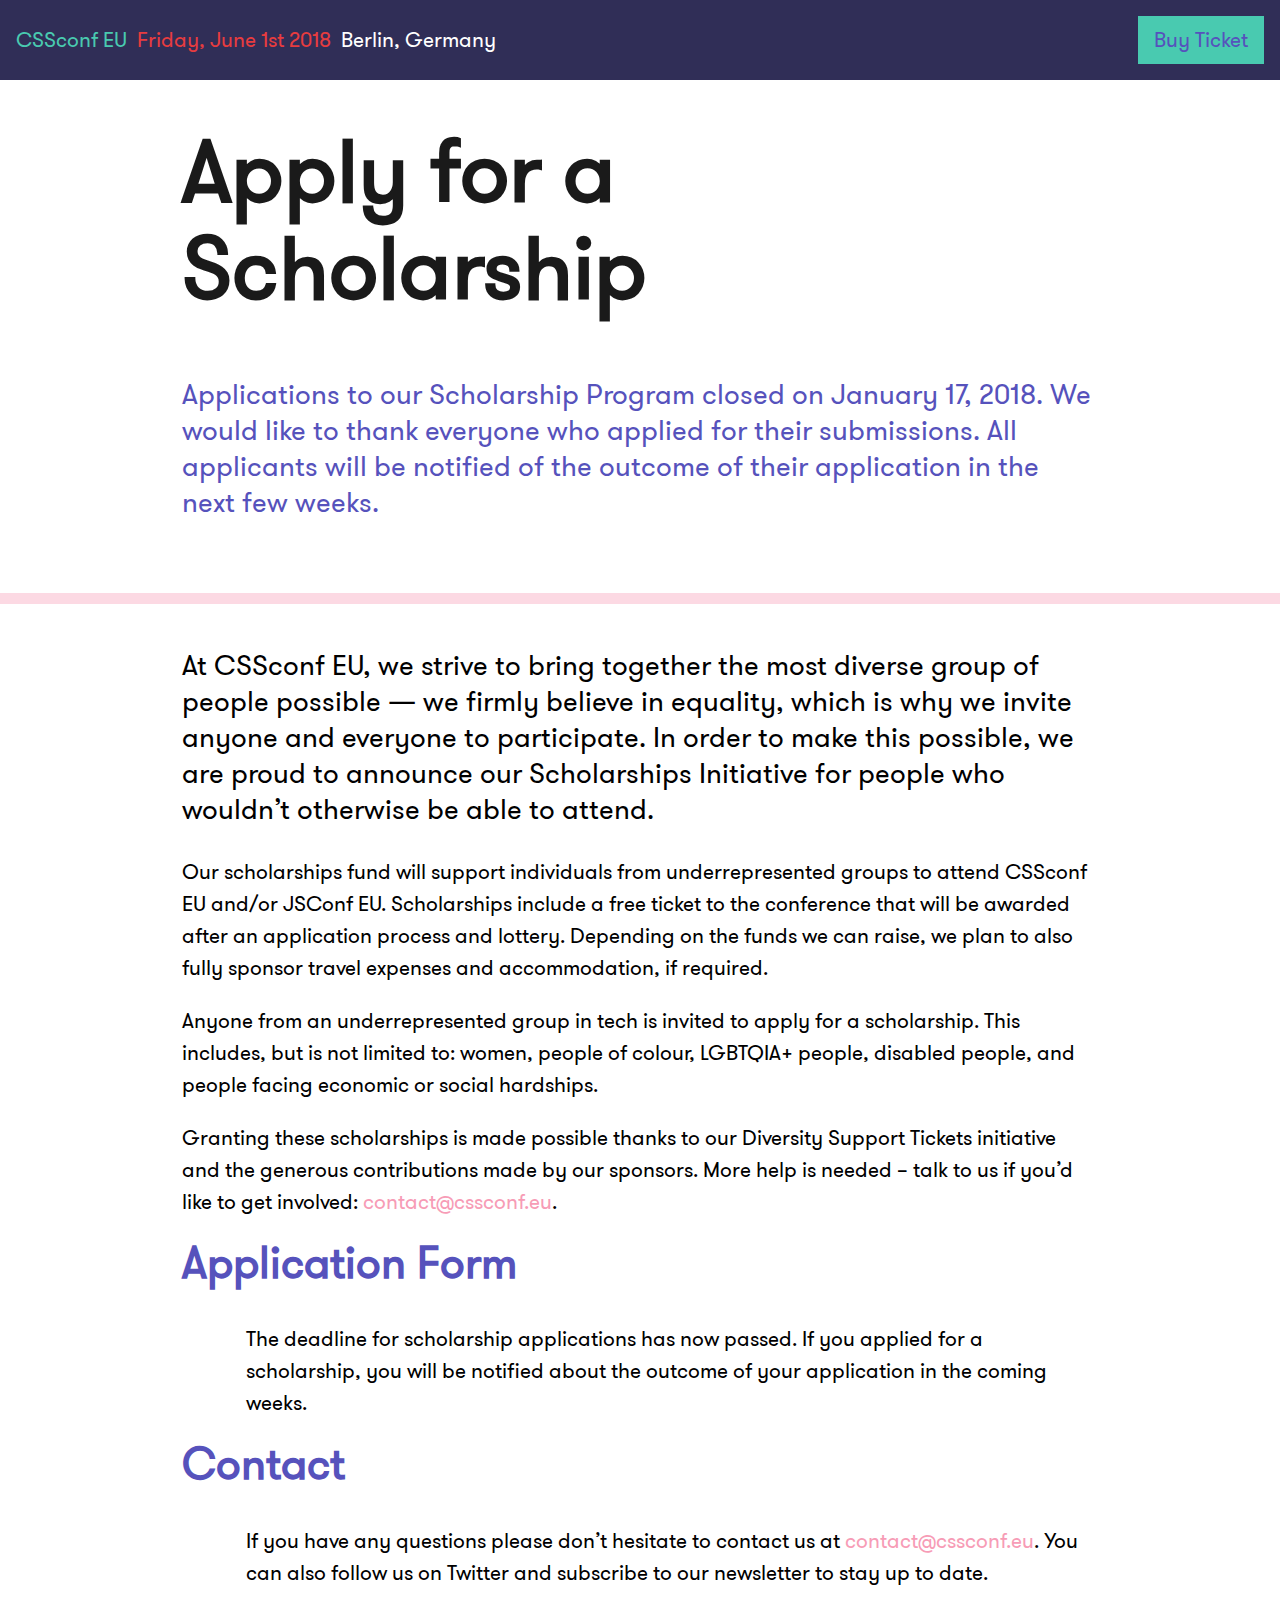
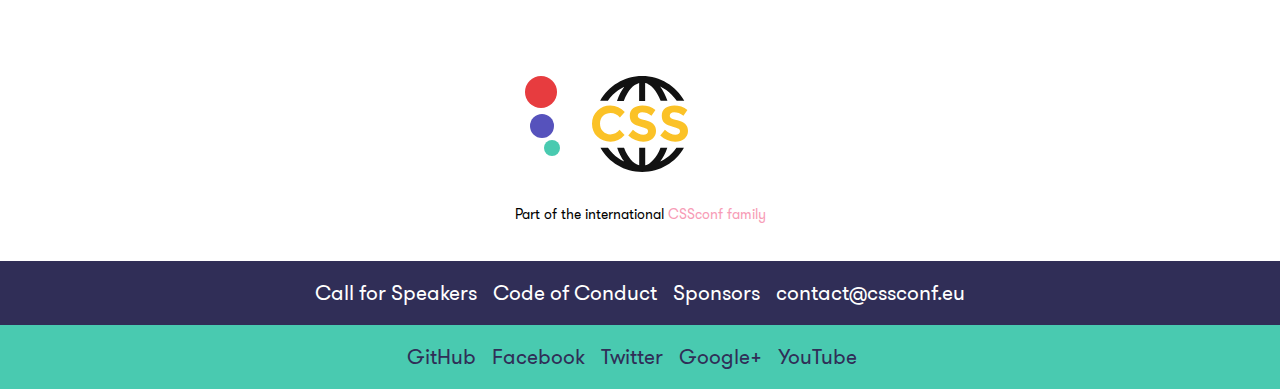
<file: scholarships/index.html>
<!DOCTYPE html>
<html lang="en">
<head>
  <meta charset="utf-8">
  <meta http-equiv="x-ua-compatible" content="ie=edge">
  <title>
    
    CSSconf EU | Friday, June 1 2018 | Berlin, Germany
  </title>
  <meta name="description" content="">
  <meta name="viewport" content="width=device-width, initial-scale=1">
  <link rel="stylesheet" href="/css/main.css">
  

  <meta property="og:url" content="https://2018.cssconf.eu"/>
  <meta property="og:type" content="website"/>
  <meta property="og:title"
        content=""/>
  <meta property="og:description"
        content="CSSconf EU is conference dedicated to all those passionate about design, CSS, and the web. For the community, by the community."/>
  <meta property="og:image"
        content=""/>
  <link rel="apple-touch-icon-precomposed" sizes="57x57" href="/icons/apple-touch-icon-57x57.png" />
<link rel="apple-touch-icon-precomposed" sizes="114x114" href="/icons/apple-touch-icon-114x114.png" />
<link rel="apple-touch-icon-precomposed" sizes="72x72" href="/icons/apple-touch-icon-72x72.png" />
<link rel="apple-touch-icon-precomposed" sizes="144x144" href="/icons/apple-touch-icon-144x144.png" />
<link rel="apple-touch-icon-precomposed" sizes="60x60" href="/icons/apple-touch-icon-60x60.png" />
<link rel="apple-touch-icon-precomposed" sizes="120x120" href="/icons/apple-touch-icon-120x120.png" />
<link rel="apple-touch-icon-precomposed" sizes="76x76" href="/icons/apple-touch-icon-76x76.png" />
<link rel="apple-touch-icon-precomposed" sizes="152x152" href="/icons/apple-touch-icon-152x152.png" />

<link rel="icon" type="image/png" href="/icons/favicon-196x196.png" sizes="196x196" />
<link rel="icon" type="image/png" href="/icons/favicon-96x96.png" sizes="96x96" />
<link rel="icon" type="image/png" href="/icons/favicon-32x32.png" sizes="32x32" />
<link rel="icon" type="image/png" href="/icons/favicon-16x16.png" sizes="16x16" />
<link rel="icon" type="image/png" href="/icons/favicon-128.png" sizes="128x128" />

<meta name="application-name" content="CSSconf EU 2017"/>
<meta name="msapplication-TileColor" content="#2176FF" />
<meta name="msapplication-TileImage" content="/icons/mstile-144x144.png" />
<meta name="msapplication-square70x70logo" content="/icons/mstile-70x70.png" />
<meta name="msapplication-square150x150logo" content="/icons/mstile-150x150.png" />
<meta name="msapplication-wide310x150logo" content="/icons/mstile-310x150.png" />
<meta name="msapplication-square310x310logo" content="/icons/mstile-310x310.png" />

</head>
<body class="">
  <div style="height: 0; width: 0; position: absolute; visibility: hidden;">
    <?xml version="1.0" encoding="UTF-8"?><!DOCTYPE svg PUBLIC "-//W3C//DTD SVG 1.1//EN" "http://www.w3.org/Graphics/SVG/1.1/DTD/svg11.dtd"><svg xmlns="http://www.w3.org/2000/svg" xmlns:xlink="http://www.w3.org/1999/xlink"><defs/><symbol id="globe" viewBox="0 0 143.8 143.7">
<g>
  <path fill="#FBC227" d="M27.2,87.4c5.7,0,10.4-2.3,14.1-6.8l7.5,7.7c-6,6.7-13,10-21,10c-8.1,0-14.7-2.5-20-7.6C2.6,85.6,0,79.2,0,71.4
  s2.7-14.3,8-19.5s11.8-7.8,19.5-7.8c8.6,0,15.8,3.3,21.6,9.8l-7.3,8.2c-3.7-4.6-8.3-6.9-13.8-6.9c-4.4,0-8.2,1.4-11.3,4.3
  S12,66.3,12,71.1s1.5,8.8,4.4,11.7C19.5,86,23,87.4,27.2,87.4L27.2,87.4z"/>
  <path fill="#FBC227" d="M70.3,55.8c-1.1,0.9-1.7,2.2-1.7,3.7s0.7,2.7,2.1,3.6c1.4,0.9,4.5,2,9.5,3.2s8.8,3.1,11.6,5.5c2.7,2.5,4.1,6,4.1,10.7
  s-1.8,8.5-5.3,11.4s-8.2,4.4-13.9,4.4c-8.3,0-15.8-3.1-22.4-9.2l7-8.5c5.6,5,10.9,7.4,15.7,7.4c2.1,0,3.8-0.5,5.1-1.4
  c1.2-0.9,1.8-2.2,1.8-3.8s-0.7-2.8-2-3.8c-1.3-0.9-3.9-1.9-7.7-2.8c-6.1-1.4-10.6-3.3-13.4-5.7c-2.8-2.3-4.2-6-4.2-11
  S58.4,50.7,62,48c3.6-2.7,8-4,13.4-4c3.5,0,7,0.6,10.5,1.8c3.5,1.2,6.5,2.9,9.1,5.1l-5.9,8.5c-4.5-3.5-9.3-5.2-14.1-5.2
  C73,54.4,71.4,54.9,70.3,55.8z M118.2,55.8c-1.1,0.9-1.7,2.2-1.7,3.7s0.7,2.7,2.1,3.6c1.4,0.9,4.5,2,9.5,3.2s8.8,3.1,11.6,5.5
  c2.7,2.5,4.1,6,4.1,10.7s-1.8,8.5-5.3,11.4s-8.2,4.4-13.9,4.4c-8.3,0-15.8-3.1-22.4-9.2l7-8.5c5.6,5,10.9,7.4,15.7,7.4
  c2.1,0,3.8-0.5,5.1-1.4c1.2-0.9,1.8-2.2,1.8-3.8s-0.7-2.8-2-3.8c-1.3-0.9-3.9-1.9-7.7-2.8c-6.1-1.4-10.6-3.3-13.4-5.7
  c-2.8-2.3-4.2-6-4.2-11s1.8-8.8,5.4-11.5c3.6-2.7,8-4,13.4-4c3.5,0,7,0.6,10.5,1.8c3.5,1.2,6.5,2.9,9.1,5.1l-5.9,8.5
  c-4.5-3.5-9.3-5.2-14.1-5.2C120.8,54.4,119.3,54.9,118.2,55.8L118.2,55.8z"/>
</g>
<g>
  <path fill="hsl(0, 0%, 7%)" d="M23.5,37.3c2.2-3,4.7-6.5,7.6-9.3c5.1-5,10.8-9.1,17.2-12.1c-4.4,5.9-8.1,13.4-10.9,21.4h10.2c1.5-4,3.3-7.8,5.3-11.1
  c3.2-5.4,7.1-9.8,11.1-12.6c2.1-1.5,4.6-2.6,6.6-3.3v27h9v-27c3,0.6,4.6,1.7,6.7,3.2c4,2.8,7.9,7.2,11.1,12.6
  c2,3.3,3.9,7.1,5.4,11.1H113c-2.8-8-6.4-15.6-10.9-21.5c6.4,3.1,12.2,7.2,17.2,12.2c2.8,2.8,5.4,6.2,7.6,9.2h11.3
  C125.9,15.1,102.3,0,75.2,0s-50.7,15.1-63,37.1h11.3V37.3z"/>
  <path fill="hsl(0, 0%, 7%)" d="M126.5,107.3c-2.1,3-4.4,6-7.1,8.7c-5.1,5-10.8,9-17.2,12.1c4.3-5.7,7.9-12.7,10.6-20.7h-10.2c-1.4,4-3.1,7.4-5,10.5
  c-3.2,5.4-7.3,9.8-11.2,12.6c-2.1,1.5-3.7,2.7-6.7,3.3v-26.5h-9v26.5c-2-0.6-4.5-1.7-6.6-3.2c-4-2.8-7.9-7.4-11.1-12.8
  c-1.9-3.1-3.6-6.5-5-10.5H37.7c2.7,8,6.3,15.2,10.6,20.9c-6.4-3.1-12.2-7.3-17.2-12.3c-2.6-2.6-5-5.5-7.1-8.5H12.7
  c12.4,22,35.8,36.3,62.5,36.3s50.1-14.3,62.5-36.3h-11.2V107.3z"/>
</g>
</symbol><symbol id="index-arrow" viewBox="0 0 700 321">
    <!-- Generator: Sketch 47.1 (45422) - http://www.bohemiancoding.com/sketch -->
    <title>Combined Shape</title>
    <desc>Created with Sketch.</desc>
    
    <g id="Page-1" stroke="none" stroke-width="1" fill="none" fill-rule="evenodd">
        <g id="CSSconf2018-startpage" transform="translate(0.000000, -1293.000000)" fill="#FDD9E3">
            <path d="M0,1393 L462,1393 L462,1514 L0,1514 L0,1393 Z M700,1453.5 L462,1614 L462,1293 L700,1453.5 Z" id="Combined-Shape"/>
        </g>
    </g>
</symbol></svg>
  </div>





  
     
    
  


<header class="c-header-global">
  <a href="/" title="Home">
    <span class="c-header-global__text--name">CSSconf EU</span>
    <span class="c-header__hide-on-mobile">
      <span class="c-header-global__text--date">Friday, June 1st 2018</span>
      <span class="c-header-global__text--location">Berlin, Germany</span>
    </span>
  </a>
  <a class="c-btn" href="https://ti.to/cssconfeu/cssconfeu-2018/" target="_blank">Buy Ticket</a>
</header>


<div class="l-wrapper">
  
  <section class="c-intro">
    <div class="l-container">
      <h1 class="c-intro__title">Apply for a Scholarship</h1>
      <p class="c-intro__text copy--max">
        Applications to our Scholarship Program closed on January 17, 2018. We would like to thank everyone who applied for
        their submissions. All applicants will be notified of the outcome of their application in the next few weeks.
      </p>
    </div>
  </section>

  <div class="l-container">
    <main>
      <p class="copy--max">
        At CSSconf EU, we strive to bring together the most diverse group of people possible — we firmly believe in
        equality, which is why we invite anyone and everyone to participate. In order to make this possible, we are proud
        to announce our Scholarships Initiative for people who wouldn’t otherwise be able to attend.
      </p>
      <p>
        Our scholarships fund will support individuals from underrepresented groups to attend CSSconf EU and/or JSConf EU.
        Scholarships include a free ticket to the conference that will be awarded after an application process and
        lottery. Depending on the funds we can raise, we plan to also fully sponsor travel expenses and accommodation,
        if required.
      </p>
      <p>
        Anyone from an underrepresented group in tech is invited to apply for a scholarship. This includes, but is not
        limited to: women, people of colour, LGBTQIA+ people, disabled people, and people facing economic or social
        hardships.
      </p>
      <p>
        Granting these scholarships is made possible thanks to our Diversity Support Tickets initiative and the generous
        contributions made by our sponsors. More help is needed – talk to us if you’d like to get involved:
        <a href="#">contact@cssconf.eu</a>.
      </p>
      <h2 class="fz--delta">Application Form</h2>
      <p class="paragraph--is-indented">
        The deadline for scholarship applications has now passed. If you applied for a scholarship, you will be notified
        about the outcome of your application in the coming weeks.
      </p>
      <h2 class="fz--delta">Contact</h2>
      <p class="paragraph--is-indented">
        If you have any questions please don’t hesitate to contact us at <a href="#">contact@cssconf.eu</a>. You can
        also follow us on Twitter and subscribe to our newsletter to stay up to date.
      </p>
    </main>
  </div>

</div>

<section>
  <div class="l-container">
    <div class="c-globe">
      <div class="c-globe__element-wrapper">
        
    <svg class="svg svg-globe" viewbox="0 0 16 16">
        

        <use xlink:href="#globe"></use>
    </svg>


        <div class="c-globe__orb-1"></div>
        <div class="c-globe__orb-2"></div>
        <div class="c-globe__orb-3"></div>
      </div>
    </div>
    <p class="copy--mini copy--center">Part of the international <a href="http://cssconf.org/">CSSconf family</a></p>
  </div>
</section>

<footer class="c-footer-global">
  <nav class="c-nav-pages">
    <ul class="c-nav-list c-nav-list--footer-global">
      <li>
        <a class="c-nav-list__anchor" href="/call-for-speakers/">Call for Speakers</a>
      </li>
      <li>
        <a class="c-nav-list__anchor" href="/code-of-conduct/">Code of Conduct</a>
      </li>
      <li>
        <a class="c-nav-list__anchor" href="/sponsors/">Sponsors</a>
      </li>
      <li>
        <a class="c-nav-list__anchor"
           href="mailto:contact@cssconf.eu">
          contact@cssconf.eu
        </a>
      </li>
    </ul>
  </nav>
  <nav class="c-nav-social">
    <ul class="c-nav-list c-nav-list--footer-global">
      <li>
        <a class="c-nav-list__anchor"
           target="_blank"
           href="/">
          GitHub
        </a>
      </li>
      <li>
        <a class="c-nav-list__anchor"
           target="_blank"
           href="https://www.facebook.com/cssconfeu/">
          Facebook
        </a>
      </li>
      <li>
        <a class="c-nav-list__anchor"
           target="_blank"
           href="https://twitter.com/cssconfeu">
          Twitter
        </a>
      </li>
      <li>
        <a class="c-nav-list__anchor"
           target="_blank"
           href="https://plus.google.com/+CssconfEu/">
          Google+
        </a>
      </li>
      <li>
        <a class="c-nav-list__anchor"
           target="_blank"
           href="https://www.youtube.com/playlist?list=PL37ZVnwpeshF0XmpjKBJ3-0kvr3b5ZpJR">
          YouTube
        </a>
      </li>
      <li>
        <a class="c-nav-list__anchor"
           target="_blank"
           href="https://www.youtube.com/playlist?list=PL37ZVnwpeshF0XmpjKBJ3-0kvr3b5ZpJR">
        </a>
      </li>
    </ul>
  </nav>
</footer>


<script>
  (function (i, s, o, g, r, a, m) {
    i['GoogleAnalyticsObject'] = r;
    i[r] = i[r] || function () {
      (i[r].q = i[r].q || []).push(arguments)
    }, i[r].l = 1 * new Date();
    a = s.createElement(o),
      m = s.getElementsByTagName(o)[0];
    a.async = 1;
    a.src = g;
    m.parentNode.insertBefore(a, m)
  })(window, document, 'script', 'https://www.google-analytics.com/analytics.js', 'ga');

  ga('create', 'UA-41264845-2', 'auto');
  ga('send', 'pageview');
</script>
</body>
</html>
</file>
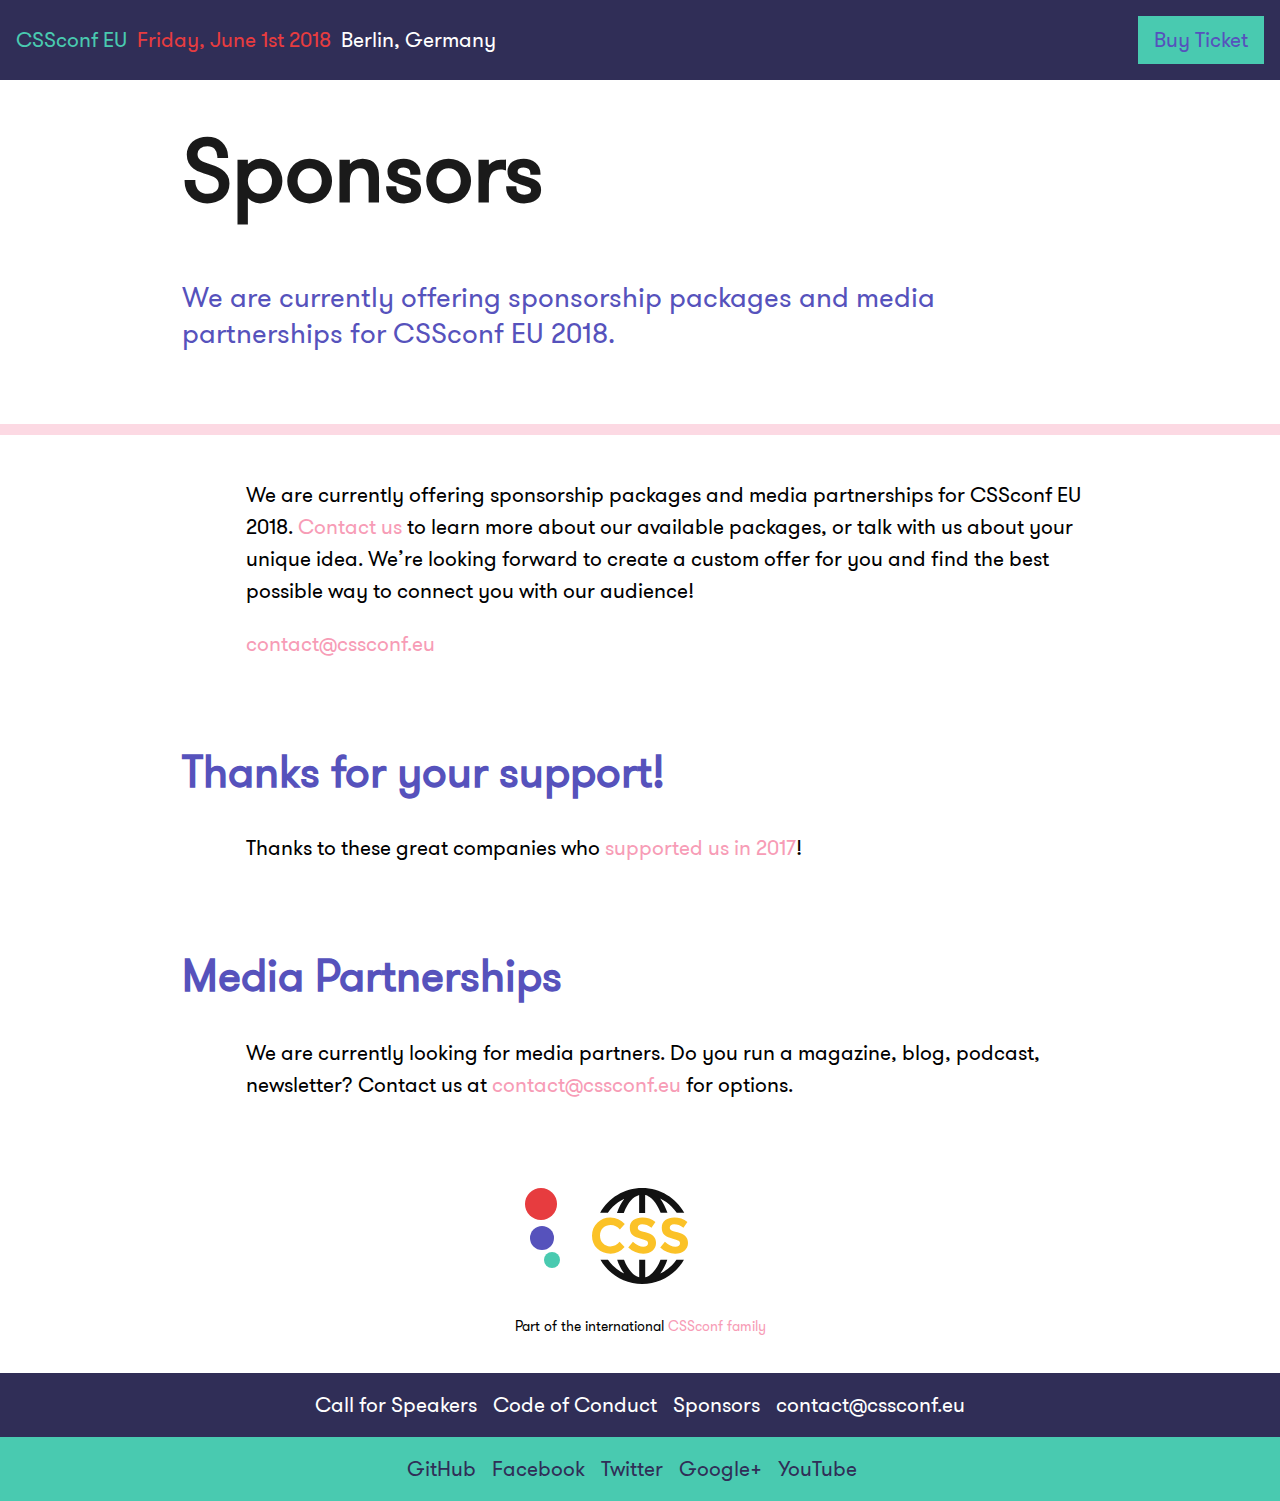
<file: sponsors/index.html>
<!DOCTYPE html>
<html lang="en">
<head>
  <meta charset="utf-8">
  <meta http-equiv="x-ua-compatible" content="ie=edge">
  <title>
    
    CSSconf EU | Friday, June 1 2018 | Berlin, Germany
  </title>
  <meta name="description" content="">
  <meta name="viewport" content="width=device-width, initial-scale=1">
  <link rel="stylesheet" href="/css/main.css">
  

  <meta property="og:url" content="https://2018.cssconf.eu"/>
  <meta property="og:type" content="website"/>
  <meta property="og:title"
        content=""/>
  <meta property="og:description"
        content="CSSconf EU is conference dedicated to all those passionate about design, CSS, and the web. For the community, by the community."/>
  <meta property="og:image"
        content=""/>
  <link rel="apple-touch-icon-precomposed" sizes="57x57" href="/icons/apple-touch-icon-57x57.png" />
<link rel="apple-touch-icon-precomposed" sizes="114x114" href="/icons/apple-touch-icon-114x114.png" />
<link rel="apple-touch-icon-precomposed" sizes="72x72" href="/icons/apple-touch-icon-72x72.png" />
<link rel="apple-touch-icon-precomposed" sizes="144x144" href="/icons/apple-touch-icon-144x144.png" />
<link rel="apple-touch-icon-precomposed" sizes="60x60" href="/icons/apple-touch-icon-60x60.png" />
<link rel="apple-touch-icon-precomposed" sizes="120x120" href="/icons/apple-touch-icon-120x120.png" />
<link rel="apple-touch-icon-precomposed" sizes="76x76" href="/icons/apple-touch-icon-76x76.png" />
<link rel="apple-touch-icon-precomposed" sizes="152x152" href="/icons/apple-touch-icon-152x152.png" />

<link rel="icon" type="image/png" href="/icons/favicon-196x196.png" sizes="196x196" />
<link rel="icon" type="image/png" href="/icons/favicon-96x96.png" sizes="96x96" />
<link rel="icon" type="image/png" href="/icons/favicon-32x32.png" sizes="32x32" />
<link rel="icon" type="image/png" href="/icons/favicon-16x16.png" sizes="16x16" />
<link rel="icon" type="image/png" href="/icons/favicon-128.png" sizes="128x128" />

<meta name="application-name" content="CSSconf EU 2017"/>
<meta name="msapplication-TileColor" content="#2176FF" />
<meta name="msapplication-TileImage" content="/icons/mstile-144x144.png" />
<meta name="msapplication-square70x70logo" content="/icons/mstile-70x70.png" />
<meta name="msapplication-square150x150logo" content="/icons/mstile-150x150.png" />
<meta name="msapplication-wide310x150logo" content="/icons/mstile-310x150.png" />
<meta name="msapplication-square310x310logo" content="/icons/mstile-310x310.png" />

</head>
<body class="">
  <div style="height: 0; width: 0; position: absolute; visibility: hidden;">
    <?xml version="1.0" encoding="UTF-8"?><!DOCTYPE svg PUBLIC "-//W3C//DTD SVG 1.1//EN" "http://www.w3.org/Graphics/SVG/1.1/DTD/svg11.dtd"><svg xmlns="http://www.w3.org/2000/svg" xmlns:xlink="http://www.w3.org/1999/xlink"><defs/><symbol id="globe" viewBox="0 0 143.8 143.7">
<g>
  <path fill="#FBC227" d="M27.2,87.4c5.7,0,10.4-2.3,14.1-6.8l7.5,7.7c-6,6.7-13,10-21,10c-8.1,0-14.7-2.5-20-7.6C2.6,85.6,0,79.2,0,71.4
  s2.7-14.3,8-19.5s11.8-7.8,19.5-7.8c8.6,0,15.8,3.3,21.6,9.8l-7.3,8.2c-3.7-4.6-8.3-6.9-13.8-6.9c-4.4,0-8.2,1.4-11.3,4.3
  S12,66.3,12,71.1s1.5,8.8,4.4,11.7C19.5,86,23,87.4,27.2,87.4L27.2,87.4z"/>
  <path fill="#FBC227" d="M70.3,55.8c-1.1,0.9-1.7,2.2-1.7,3.7s0.7,2.7,2.1,3.6c1.4,0.9,4.5,2,9.5,3.2s8.8,3.1,11.6,5.5c2.7,2.5,4.1,6,4.1,10.7
  s-1.8,8.5-5.3,11.4s-8.2,4.4-13.9,4.4c-8.3,0-15.8-3.1-22.4-9.2l7-8.5c5.6,5,10.9,7.4,15.7,7.4c2.1,0,3.8-0.5,5.1-1.4
  c1.2-0.9,1.8-2.2,1.8-3.8s-0.7-2.8-2-3.8c-1.3-0.9-3.9-1.9-7.7-2.8c-6.1-1.4-10.6-3.3-13.4-5.7c-2.8-2.3-4.2-6-4.2-11
  S58.4,50.7,62,48c3.6-2.7,8-4,13.4-4c3.5,0,7,0.6,10.5,1.8c3.5,1.2,6.5,2.9,9.1,5.1l-5.9,8.5c-4.5-3.5-9.3-5.2-14.1-5.2
  C73,54.4,71.4,54.9,70.3,55.8z M118.2,55.8c-1.1,0.9-1.7,2.2-1.7,3.7s0.7,2.7,2.1,3.6c1.4,0.9,4.5,2,9.5,3.2s8.8,3.1,11.6,5.5
  c2.7,2.5,4.1,6,4.1,10.7s-1.8,8.5-5.3,11.4s-8.2,4.4-13.9,4.4c-8.3,0-15.8-3.1-22.4-9.2l7-8.5c5.6,5,10.9,7.4,15.7,7.4
  c2.1,0,3.8-0.5,5.1-1.4c1.2-0.9,1.8-2.2,1.8-3.8s-0.7-2.8-2-3.8c-1.3-0.9-3.9-1.9-7.7-2.8c-6.1-1.4-10.6-3.3-13.4-5.7
  c-2.8-2.3-4.2-6-4.2-11s1.8-8.8,5.4-11.5c3.6-2.7,8-4,13.4-4c3.5,0,7,0.6,10.5,1.8c3.5,1.2,6.5,2.9,9.1,5.1l-5.9,8.5
  c-4.5-3.5-9.3-5.2-14.1-5.2C120.8,54.4,119.3,54.9,118.2,55.8L118.2,55.8z"/>
</g>
<g>
  <path fill="hsl(0, 0%, 7%)" d="M23.5,37.3c2.2-3,4.7-6.5,7.6-9.3c5.1-5,10.8-9.1,17.2-12.1c-4.4,5.9-8.1,13.4-10.9,21.4h10.2c1.5-4,3.3-7.8,5.3-11.1
  c3.2-5.4,7.1-9.8,11.1-12.6c2.1-1.5,4.6-2.6,6.6-3.3v27h9v-27c3,0.6,4.6,1.7,6.7,3.2c4,2.8,7.9,7.2,11.1,12.6
  c2,3.3,3.9,7.1,5.4,11.1H113c-2.8-8-6.4-15.6-10.9-21.5c6.4,3.1,12.2,7.2,17.2,12.2c2.8,2.8,5.4,6.2,7.6,9.2h11.3
  C125.9,15.1,102.3,0,75.2,0s-50.7,15.1-63,37.1h11.3V37.3z"/>
  <path fill="hsl(0, 0%, 7%)" d="M126.5,107.3c-2.1,3-4.4,6-7.1,8.7c-5.1,5-10.8,9-17.2,12.1c4.3-5.7,7.9-12.7,10.6-20.7h-10.2c-1.4,4-3.1,7.4-5,10.5
  c-3.2,5.4-7.3,9.8-11.2,12.6c-2.1,1.5-3.7,2.7-6.7,3.3v-26.5h-9v26.5c-2-0.6-4.5-1.7-6.6-3.2c-4-2.8-7.9-7.4-11.1-12.8
  c-1.9-3.1-3.6-6.5-5-10.5H37.7c2.7,8,6.3,15.2,10.6,20.9c-6.4-3.1-12.2-7.3-17.2-12.3c-2.6-2.6-5-5.5-7.1-8.5H12.7
  c12.4,22,35.8,36.3,62.5,36.3s50.1-14.3,62.5-36.3h-11.2V107.3z"/>
</g>
</symbol><symbol id="index-arrow" viewBox="0 0 700 321">
    <!-- Generator: Sketch 47.1 (45422) - http://www.bohemiancoding.com/sketch -->
    <title>Combined Shape</title>
    <desc>Created with Sketch.</desc>
    
    <g id="Page-1" stroke="none" stroke-width="1" fill="none" fill-rule="evenodd">
        <g id="CSSconf2018-startpage" transform="translate(0.000000, -1293.000000)" fill="#FDD9E3">
            <path d="M0,1393 L462,1393 L462,1514 L0,1514 L0,1393 Z M700,1453.5 L462,1614 L462,1293 L700,1453.5 Z" id="Combined-Shape"/>
        </g>
    </g>
</symbol></svg>
  </div>





  
     
    
  


<header class="c-header-global">
  <a href="/" title="Home">
    <span class="c-header-global__text--name">CSSconf EU</span>
    <span class="c-header__hide-on-mobile">
      <span class="c-header-global__text--date">Friday, June 1st 2018</span>
      <span class="c-header-global__text--location">Berlin, Germany</span>
    </span>
  </a>
  <a class="c-btn" href="https://ti.to/cssconfeu/cssconfeu-2018/" target="_blank">Buy Ticket</a>
</header>


<div class="l-wrapper">
  
  <section class="c-intro">
    <div class="l-container">
      <h1 class="c-intro__title">
        Sponsors
      </h1>
      <p class="c-intro__text copy--max">
        We are currently offering sponsorship packages and media partnerships for CSSconf EU 2018.

      </p>
    </div>
  </section>

  <div class="l-container">
    <main>
      <div class="markdown--indented-paragraphs">
        <p>We are currently offering sponsorship packages and media partnerships for CSSconf EU 2018. <a href="mailto:contact@cssconf.eu">Contact us</a> to learn more about our available packages, or talk with us about your unique idea. We’re looking forward to create a custom offer for you and find the best possible way to connect you with our audience!</p>
<p><a href="mailto:contact@cssconf.eu">contact@cssconf.eu</a></p>
<h2 id="thanks-for-your-support-">Thanks for your support!</h2>
<p>Thanks to these great companies who <a href="https://2017.cssconf.eu/sponsors/">supported us in 2017</a>!</p>
<h2 id="media-partnerships">Media Partnerships</h2>
<p>We are currently looking for media partners. Do you run a magazine, blog, podcast, newsletter? Contact us at <a href="mailto:contact@cssconf.eu">contact@cssconf.eu</a> for options.</p>

      </div>
    </main>
  </div>


</div>

<section>
  <div class="l-container">
    <div class="c-globe">
      <div class="c-globe__element-wrapper">
        
    <svg class="svg svg-globe" viewbox="0 0 16 16">
        

        <use xlink:href="#globe"></use>
    </svg>


        <div class="c-globe__orb-1"></div>
        <div class="c-globe__orb-2"></div>
        <div class="c-globe__orb-3"></div>
      </div>
    </div>
    <p class="copy--mini copy--center">Part of the international <a href="http://cssconf.org/">CSSconf family</a></p>
  </div>
</section>

<footer class="c-footer-global">
  <nav class="c-nav-pages">
    <ul class="c-nav-list c-nav-list--footer-global">
      <li>
        <a class="c-nav-list__anchor" href="/call-for-speakers/">Call for Speakers</a>
      </li>
      <li>
        <a class="c-nav-list__anchor" href="/code-of-conduct/">Code of Conduct</a>
      </li>
      <li>
        <a class="c-nav-list__anchor" href="/sponsors/">Sponsors</a>
      </li>
      <li>
        <a class="c-nav-list__anchor"
           href="mailto:contact@cssconf.eu">
          contact@cssconf.eu
        </a>
      </li>
    </ul>
  </nav>
  <nav class="c-nav-social">
    <ul class="c-nav-list c-nav-list--footer-global">
      <li>
        <a class="c-nav-list__anchor"
           target="_blank"
           href="/">
          GitHub
        </a>
      </li>
      <li>
        <a class="c-nav-list__anchor"
           target="_blank"
           href="https://www.facebook.com/cssconfeu/">
          Facebook
        </a>
      </li>
      <li>
        <a class="c-nav-list__anchor"
           target="_blank"
           href="https://twitter.com/cssconfeu">
          Twitter
        </a>
      </li>
      <li>
        <a class="c-nav-list__anchor"
           target="_blank"
           href="https://plus.google.com/+CssconfEu/">
          Google+
        </a>
      </li>
      <li>
        <a class="c-nav-list__anchor"
           target="_blank"
           href="https://www.youtube.com/playlist?list=PL37ZVnwpeshF0XmpjKBJ3-0kvr3b5ZpJR">
          YouTube
        </a>
      </li>
      <li>
        <a class="c-nav-list__anchor"
           target="_blank"
           href="https://www.youtube.com/playlist?list=PL37ZVnwpeshF0XmpjKBJ3-0kvr3b5ZpJR">
        </a>
      </li>
    </ul>
  </nav>
</footer>


<script>
  (function (i, s, o, g, r, a, m) {
    i['GoogleAnalyticsObject'] = r;
    i[r] = i[r] || function () {
      (i[r].q = i[r].q || []).push(arguments)
    }, i[r].l = 1 * new Date();
    a = s.createElement(o),
      m = s.getElementsByTagName(o)[0];
    a.async = 1;
    a.src = g;
    m.parentNode.insertBefore(a, m)
  })(window, document, 'script', 'https://www.google-analytics.com/analytics.js', 'ga');

  ga('create', 'UA-41264845-2', 'auto');
  ga('send', 'pageview');
</script>
</body>
</html>
</file>
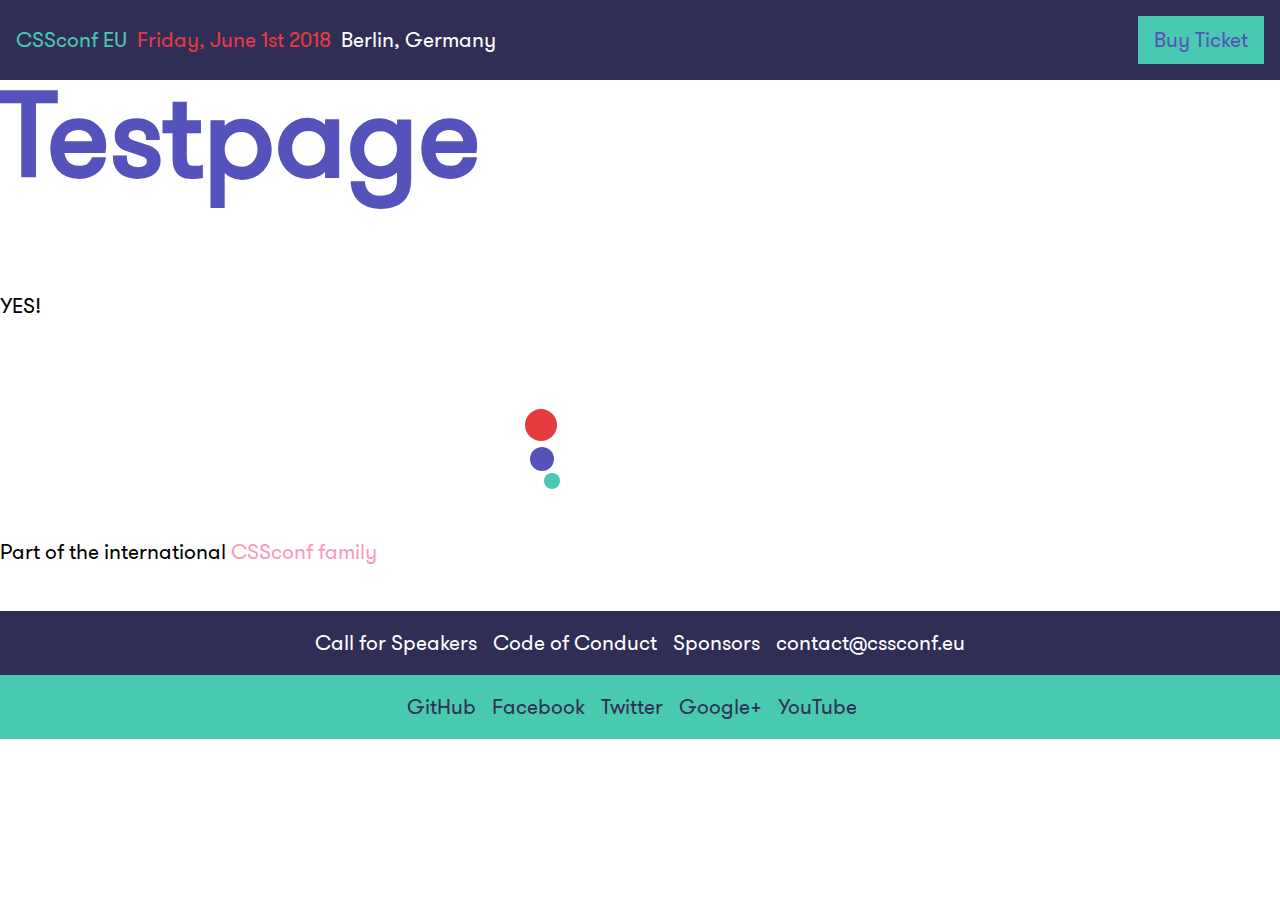
<file: test/index.html>
<!DOCTYPE html>
<html lang="en">
<head>
    <meta charset="utf-8">
    <meta http-equiv="x-ua-compatible" content="ie=edge">
    <title>
        
        CSSconf EU | Friday, June 1 2018 | Berlin, Germany
    </title>
    <meta name="description" content="">
    <meta name="viewport" content="width=device-width, initial-scale=1">
    <link rel="stylesheet" href="/css/main.css">
    
    <link rel="alternate" type="application/rss+xml" title=""
          href="undefined/feed.xml">

    <meta property="og:url" content="http://2017.cssconf.eu"/>
    <meta property="og:type" content="website"/>
    <meta property="og:title"
          content="CSSconf EU | Friday, May 5 2017 | Berlin, Germany"/>
    <meta property="og:description"
          content="CSSconf EU is conference dedicated to all those passionate about design, CSS, and the Web. For the community, by the community."/>
    <meta property="og:image"
          content=""/>
    <link rel="apple-touch-icon-precomposed" sizes="57x57" href="/icons/apple-touch-icon-57x57.png" />
<link rel="apple-touch-icon-precomposed" sizes="114x114" href="/icons/apple-touch-icon-114x114.png" />
<link rel="apple-touch-icon-precomposed" sizes="72x72" href="/icons/apple-touch-icon-72x72.png" />
<link rel="apple-touch-icon-precomposed" sizes="144x144" href="/icons/apple-touch-icon-144x144.png" />
<link rel="apple-touch-icon-precomposed" sizes="60x60" href="/icons/apple-touch-icon-60x60.png" />
<link rel="apple-touch-icon-precomposed" sizes="120x120" href="/icons/apple-touch-icon-120x120.png" />
<link rel="apple-touch-icon-precomposed" sizes="76x76" href="/icons/apple-touch-icon-76x76.png" />
<link rel="apple-touch-icon-precomposed" sizes="152x152" href="/icons/apple-touch-icon-152x152.png" />

<link rel="icon" type="image/png" href="/icons/favicon-196x196.png" sizes="196x196" />
<link rel="icon" type="image/png" href="/icons/favicon-96x96.png" sizes="96x96" />
<link rel="icon" type="image/png" href="/icons/favicon-32x32.png" sizes="32x32" />
<link rel="icon" type="image/png" href="/icons/favicon-16x16.png" sizes="16x16" />
<link rel="icon" type="image/png" href="/icons/favicon-128.png" sizes="128x128" />

<meta name="application-name" content="CSSconf EU 2017"/>
<meta name="msapplication-TileColor" content="#2176FF" />
<meta name="msapplication-TileImage" content="/icons/mstile-144x144.png" />
<meta name="msapplication-square70x70logo" content="/icons/mstile-70x70.png" />
<meta name="msapplication-square150x150logo" content="/icons/mstile-150x150.png" />
<meta name="msapplication-wide310x150logo" content="/icons/mstile-310x150.png" />
<meta name="msapplication-square310x310logo" content="/icons/mstile-310x310.png" />

</head>
<body class="sticky-footer-container">





  
     
    
  


<header class="c-header-global">
  <a href="/" title="Home">
    <span class="c-header-global__text--name">CSSconf EU</span>
    <span class="c-header__hide-on-mobile">
      <span class="c-header-global__text--date">Friday, June 1st 2018</span>
      <span class="c-header-global__text--location">Berlin, Germany</span>
    </span>
  </a>
  <a class="c-btn" href="https://ti.to/cssconfeu/cssconfeu-2018/" target="_blank">Buy Ticket</a>
</header>


<div class="sticky-footer-container__content">
    
        <header class="header"></header>
    

    
  <main>
    <div class="container">
      <div class="row">
        <div class="col-xs-12 col-sm-10 col-md-8 col-md-offset-1">
          <h2 class="h1 color--blue">Testpage</h2>
        </div>
      </div>
      <div class="row">
        <div class="col-xs-12 col-sm-8 col-sm-offset-2">
          <p>YES!</p>
        </div>
      </div>
    </div>
  </main>

</div>

<section>
    <div class="container">
        <div class="c-globe">
            <div class="c-globe__element-wrapper">
                
    <svg class="svg svg-globe" viewbox="0 0 16 16">
        

        <use xlink:href="#globe"></use>
    </svg>


                <div class="c-globe__orb-1"></div>
                <div class="c-globe__orb-2"></div>
                <div class="c-globe__orb-3"></div>
            </div>
        </div>
        <p class="mini mt2 tc">Part of the international <a href="http://cssconf.org/">CSSconf family</a></p>
    </div>
</section>

<footer class="c-footer-global">
  <nav class="c-nav-pages">
    <ul class="c-nav-list c-nav-list--footer-global">
      <li>
        <a class="c-nav-list__anchor" href="/call-for-speakers/">Call for Speakers</a>
      </li>
      <li>
        <a class="c-nav-list__anchor" href="/code-of-conduct/">Code of Conduct</a>
      </li>
      <li>
        <a class="c-nav-list__anchor" href="/sponsors/">Sponsors</a>
      </li>
      <li>
        <a class="c-nav-list__anchor"
           href="mailto:contact@cssconf.eu">
          contact@cssconf.eu
        </a>
      </li>
    </ul>
  </nav>
  <nav class="c-nav-social">
    <ul class="c-nav-list c-nav-list--footer-global">
      <li>
        <a class="c-nav-list__anchor"
           target="_blank"
           href="/">
          GitHub
        </a>
      </li>
      <li>
        <a class="c-nav-list__anchor"
           target="_blank"
           href="https://www.facebook.com/cssconfeu/">
          Facebook
        </a>
      </li>
      <li>
        <a class="c-nav-list__anchor"
           target="_blank"
           href="https://twitter.com/cssconfeu">
          Twitter
        </a>
      </li>
      <li>
        <a class="c-nav-list__anchor"
           target="_blank"
           href="https://plus.google.com/+CssconfEu/">
          Google+
        </a>
      </li>
      <li>
        <a class="c-nav-list__anchor"
           target="_blank"
           href="https://www.youtube.com/playlist?list=PL37ZVnwpeshF0XmpjKBJ3-0kvr3b5ZpJR">
          YouTube
        </a>
      </li>
      <li>
        <a class="c-nav-list__anchor"
           target="_blank"
           href="https://www.youtube.com/playlist?list=PL37ZVnwpeshF0XmpjKBJ3-0kvr3b5ZpJR">
        </a>
      </li>
    </ul>
  </nav>
</footer>


<script>
  (function (i, s, o, g, r, a, m) {
    i['GoogleAnalyticsObject'] = r;
    i[r] = i[r] || function () {
      (i[r].q = i[r].q || []).push(arguments)
    }, i[r].l = 1 * new Date();
    a = s.createElement(o),
        m = s.getElementsByTagName(o)[0];
    a.async = 1;
    a.src = g;
    m.parentNode.insertBefore(a, m)
  })(window, document, 'script', 'https://www.google-analytics.com/analytics.js', 'ga');

  ga('create', 'UA-41264845-2', 'auto');
  ga('send', 'pageview');
</script>
</body>
</html>
</file>
<file: css/main.css>
/*! normalize.css v7.0.0 | MIT License | github.com/necolas/normalize.css */html{line-height:1.15;-ms-text-size-adjust:100%;-webkit-text-size-adjust:100%}body{margin:0}article,aside,footer,header,nav,section{display:block}h1{font-size:2em;margin:.67em 0}figcaption,figure,main{display:block}figure{margin:1em 40px}hr{-webkit-box-sizing:content-box;box-sizing:content-box;height:0;overflow:visible}pre{font-family:monospace,monospace;font-size:1em}a{background-color:transparent;-webkit-text-decoration-skip:objects}abbr[title]{border-bottom:none;text-decoration:underline;-webkit-text-decoration:underline dotted;text-decoration:underline dotted}b,strong{font-weight:inherit;font-weight:bolder}code,kbd,samp{font-family:monospace,monospace;font-size:1em}dfn{font-style:italic}mark{background-color:#ff0;color:#000}small{font-size:80%}sub,sup{font-size:75%;line-height:0;position:relative;vertical-align:baseline}sub{bottom:-.25em}sup{top:-.5em}audio,video{display:inline-block}audio:not([controls]){display:none;height:0}img{border-style:none}svg:not(:root){overflow:hidden}button,input,optgroup,select,textarea{font-family:sans-serif;font-size:100%;line-height:1.15;margin:0}button,input{overflow:visible}button,select{text-transform:none}[type=reset],[type=submit],button,html [type=button]{-webkit-appearance:button}[type=button]::-moz-focus-inner,[type=reset]::-moz-focus-inner,[type=submit]::-moz-focus-inner,button::-moz-focus-inner{border-style:none;padding:0}[type=button]:-moz-focusring,[type=reset]:-moz-focusring,[type=submit]:-moz-focusring,button:-moz-focusring{outline:1px dotted ButtonText}fieldset{padding:.35em .75em .625em}legend{-webkit-box-sizing:border-box;box-sizing:border-box;color:inherit;display:table;max-width:100%;padding:0;white-space:normal}progress{display:inline-block;vertical-align:baseline}textarea{overflow:auto}[type=checkbox],[type=radio]{-webkit-box-sizing:border-box;box-sizing:border-box;padding:0}[type=number]::-webkit-inner-spin-button,[type=number]::-webkit-outer-spin-button{height:auto}[type=search]{-webkit-appearance:textfield;outline-offset:-2px}[type=search]::-webkit-search-cancel-button,[type=search]::-webkit-search-decoration{-webkit-appearance:none}::-webkit-file-upload-button{-webkit-appearance:button;font:inherit}details,menu{display:block}summary{display:list-item}canvas{display:inline-block}[hidden],template{display:none}:root{--c-black:#1a1a1a;--c-white:#fff;--c-martinique:#302e57;--c-blue-violet:#5652bc;--c-cinnabar:#e73c3f;--c-illusion:#f79cb6;--c-puerto-rico:#49cab0;--c-big-pink:#fcd9e3;--c-saffron:#f9c13e;--c-bright-sun:#fee634;--c-turquoise-blue:#62caea;--c-apple:#46c34e;--c-bittersweet:#fd6c58;--l-unit:.5rem;--l-gutter:1.375rem;--l-column:4.375rem;--l-width:87.5rem;/:60rem;--ff-sans-serif-regular:"GT Walsheim Pro Regular",sans-serif;--ff-sans-serif-medium:"GT Walsheim Pro Medium",sans-serif}@font-face{font-family:GT Walsheim Pro Regular;src:url(../fonts/GT-Walsheim-Regular.eot);src:url(../fonts/GT-Walsheim-Regular.eot?#iefix) format("embedded-opentype"),url(../fonts/GT-Walsheim-Regular.woff) format("woff"),url(../fonts/GT-Walsheim-Regular.ttf) format("truetype")}.l-container{margin-left:auto;margin-right:auto;max-width:var(--l-width-content);max-width:60rem;min-width:17.25rem;padding-left:1.375rem;padding-left:var(--l-gutter);padding-right:1.375rem;padding-right:var(--l-gutter)}body{display:-webkit-box;display:-ms-flexbox;display:flex;-webkit-box-orient:vertical;-webkit-box-direction:normal;-ms-flex-direction:column;flex-direction:column;min-height:100vh}html{-webkit-box-sizing:border-box;box-sizing:border-box}*,:after,:before{-webkit-box-sizing:inherit;box-sizing:inherit}.l-wrapper{-webkit-box-flex:1;-ms-flex-positive:1;flex-grow:1;overflow-x:hidden}a{color:#f79cb6;color:var(--c-illusion);text-decoration:none}a:active,a:hover{color:#e73c3f;color:var(--c-cinnabar)}body{font-family:GT Walsheim Pro Regular,sans-serif;font-family:var(--ff-sans-serif-regular)}.copy,body{font-size:1.125rem;line-height:1.4}.copy--mini{font-size:.875rem;line-height:1.571428571}.copy--max{font-size:1.3125rem;line-height:1.142857143}.copy--center{text-align:center}h1,h2,h3,h4,h5{color:#5652bc;color:var(--c-blue-violet)}h1,h2,h3,h4,h5,ol,p,ul{margin-top:0}.fz--alpha,h1{font-size:3.066667rem;line-height:1.090909091}.fz--beta,h2{font-size:1.5rem;line-height:1.166666667}.fz--gamma,h3{font-size:5.5rem;line-height:.795454545}.fz--delta,h4{font-size:2rem}.fz--epsilon,h5{font-size:1.75rem;line-height:1.285714286}.c-arrow-block{padding-top:4rem;padding-bottom:4rem;background-image:url(../svg/index-arrow.svg);background-position:50%;background-repeat:no-repeat;background-size:130%}.c-arrow-block p{max-width:38rem}.c-btn{background-color:#49cab0;background-color:var(--c-puerto-rico);border:0;border-radius:0;color:#5652bc;color:var(--c-blue-violet);cursor:pointer;padding:.5rem 1rem;padding:var(--l-unit) calc(var(--l-unit) * 2);text-align:center}.c-btn:hover{outline:2px solid #fff;outline:2px solid var(--c-white)}.btn-block{text-align:center;padding:2rem 0}.c-footer-global{background-color:#302e57;background-color:var(--c-martinique);color:#fff;color:var(--c-white);-webkit-box-flex:0;-ms-flex-positive:0;flex-grow:0;margin-top:1.375rem;margin-top:var(--l-gutter)}.c-globe{-webkit-box-align:center;-ms-flex-align:center;align-items:center;display:-webkit-box;display:-ms-flexbox;display:flex;-webkit-box-pack:center;-ms-flex-pack:center;justify-content:center;margin-bottom:1.375rem;margin-bottom:var(--l-gutter);margin-top:4.125rem;margin-top:calc(var(--l-gutter) * 3);z-index:1}.c-globe__element-wrapper,.svg-globe{position:relative}.svg-globe{height:6rem;width:6rem;z-index:2}.c-globe__orb,[class*=c-globe__orb]{border-radius:50%;position:absolute}.c-globe__orb-1{-webkit-animation:a 5s infinite ease-in-out;animation:a 5s infinite ease-in-out;background-color:#e73c3f;background-color:var(--c-cinnabar);height:2rem;left:-4.2rem;top:0;width:2rem}.c-globe__orb-2{-webkit-animation:a 4s infinite ease-in-out;animation:a 4s infinite ease-in-out;background-color:#49cab0;background-color:var(--c-puerto-rico);height:1rem;left:-3rem;top:4rem;width:1rem}.c-globe__orb-3{-webkit-animation:a 6s infinite ease-in-out;animation:a 6s infinite ease-in-out;background-color:#5652bc;background-color:var(--c-blue-violet);height:1.5rem;left:-3.9rem;top:2.4rem;width:1.5rem}@-webkit-keyframes a{0%{z-index:3;-webkit-transform:translateX(0) scale(1);transform:translateX(0) scale(1)}50%{-webkit-transform:translateX(13rem) scale(1);transform:translateX(13rem) scale(1)}to{-webkit-transform:scale(1) translateX(0);transform:scale(1) translateX(0);z-index:1}}@keyframes a{0%{z-index:3;-webkit-transform:translateX(0) scale(1);transform:translateX(0) scale(1)}50%{-webkit-transform:translateX(13rem) scale(1);transform:translateX(13rem) scale(1)}to{-webkit-transform:scale(1) translateX(0);transform:scale(1) translateX(0);z-index:1}}.c-header-global{-webkit-box-align:center;-ms-flex-align:center;align-items:center;background-color:#302e57;background-color:var(--c-martinique);color:#49cab0;color:var(--c-puerto-rico);display:-webkit-box;display:-ms-flexbox;display:flex;-webkit-box-pack:justify;-ms-flex-pack:justify;justify-content:space-between;padding:1rem;padding:calc(var(--l-unit) * 2);-webkit-box-flex:0;-ms-flex-positive:0;flex-grow:0}.c-header-global__text--name{color:#49cab0;color:var(--c-puerto-rico);margin-right:.3rem}.c-header-global__text--date{color:#e73c3f;color:var(--c-cinnabar);margin-right:.3rem}.c-header-global__text--location{color:#fff;color:var(--c-white)}.c-header__hide-on-mobile{display:none;white-space:nowrap}.c-intro{border-bottom:0.6875rem solid #fcd9e3;border-bottom:calc(var(--l-gutter) / 2) solid var(--c-big-pink);margin-bottom:2.75rem;margin-bottom:calc(var(--l-gutter) * 2);padding-bottom:2.75rem;padding-bottom:calc(var(--l-gutter) * 2);padding-top:2.75rem;padding-top:calc(var(--l-gutter) * 2)}.c-intro__title{color:#1a1a1a;color:var(--c-black)}.c-intro__text{color:#5652bc;color:var(--c-blue-violet)}.c-nav-list{margin-bottom:0;list-style:none;padding-left:0}.c-nav-list--footer-global{display:-webkit-box;display:-ms-flexbox;display:flex;-ms-flex-wrap:wrap;flex-wrap:wrap;-webkit-box-pack:center;-ms-flex-pack:center;justify-content:center}.c-nav-list--footer-global .c-nav-list__anchor{color:currentColor;margin-left:.5rem;margin-left:var(--l-unit);margin-right:.5rem;margin-right:var(--l-unit)}.c-nav-pages,.c-nav-social{padding:1rem;padding:calc(var(--l-unit) * 2)}.c-nav-social{background-color:#49cab0;background-color:var(--c-puerto-rico);color:#302e57;color:var(--c-martinique)}.markdown--indented-paragraphs h3,.markdown--indented-paragraphs p{padding-left:2.5rem;padding-left:calc(var(--l-unit) * 5)}.markdown--indented-paragraphs ol,.markdown--indented-paragraphs ul{padding-left:4.5rem;padding-left:calc(var(--l-unit) * 9)}.markdown--indented-paragraphs h2{font-size:2rem;margin-top:2em}.markdown--indented-paragraphs h3{font-size:1.75rem;line-height:1.285714286;margin-top:2em}.c-stage{position:relative;padding-bottom:2.75rem;padding-bottom:calc(var(--l-gutter) * 2);padding-top:2.75rem;padding-top:calc(var(--l-gutter) * 2);margin-bottom:16rem;background-image:url(../images/home-pattern.svg);height:826px;border-bottom:7px solid #191919}.c-stage__logo{color:#191919;font-size:138px;font-weight:400;margin-top:.6em}.c-stage__logo span{font-size:.4em;position:relative;top:-1.5em;left:.05em}.c-stage__facts{position:absolute;top:0;left:calc(50vw - 760px / 2);width:760px;font-size:22px}.c-stage .c-stage__facts__loc{color:#49cab0;color:var(--c-puerto-rico)}.c-stage .c-stage__facts__heading{margin-top:3rem}.c-stage__facts-bg{width:100%}.c-stage__facts-content{position:absolute;top:600px;left:50%;width:100vw;padding:0 2rem;-webkit-transform:translateX(-50%);transform:translateX(-50%)}.paragraph--is-indented{padding-left:2.5rem;padding-left:calc(var(--l-unit) * 5)}.page-coc--footnote{margin-top:6rem}@media(min-width:30rem){.copy,body{font-size:1.3125rem;line-height:1.523809524}.copy--max{font-size:1.75rem;line-height:1.285714286}.fz--alpha,h1{font-size:5.5rem;line-height:1.1}.fz--beta,h2{font-size:7.5rem;line-height:.916666667}.fz--delta,h4{font-size:2.75rem;line-height:1.090909091}.c-arrow-block{padding-top:5rem;padding-bottom:5rem;background-position:0 50%;background-size:60%}.c-header__hide-on-mobile{display:inline}.markdown--indented-paragraphs h3,.markdown--indented-paragraphs p{padding-left:4rem;padding-left:calc(var(--l-unit) * 8)}.markdown--indented-paragraphs ol,.markdown--indented-paragraphs ul{padding-left:6rem;padding-left:calc(var(--l-unit) * 12)}.markdown--indented-paragraphs h2{font-size:2.75rem;line-height:1.090909091}.c-stage__facts{font-size:44px;line-height:1.25}.c-stage__facts__loc{font-size:28px}.c-stage .c-stage__facts__lol{width:90vw;-webkit-transform:translateX(-60%);transform:translateX(-60%)}.c-stage__facts-content{-webkit-transform:none;transform:none;width:50vw;max-width:380px;top:380px}.paragraph--is-indented{padding-left:4rem;padding-left:calc(var(--l-unit) * 8)}}@media(min-width:50rem){.c-arrow-block{padding-top:6rem;padding-bottom:6rem;background-size:50%}.c-stage__logo{font-size:220px}}@media(min-width:33rem){.c-stage .c-stage__facts__lol{width:82vw;-webkit-transform:translateX(-60%) translateY(10%);transform:translateX(-60%) translateY(10%)}}@media(min-width:38rem){.c-stage .c-stage__facts__lol{width:70vw;-webkit-transform:translateX(-50%) translateY(20%);transform:translateX(-50%) translateY(20%)}}@media(min-width:40rem){.c-stage .c-stage__facts__lol{width:64vw;-webkit-transform:translateX(-54%) translateY(28%);transform:translateX(-54%) translateY(28%)}}@media(min-width:49rem){.c-stage .c-stage__facts__lol{width:50vw;max-width:36rem;-webkit-transform:translateX(-54%) translateY(34%);transform:translateX(-54%) translateY(34%)}}
</file>
